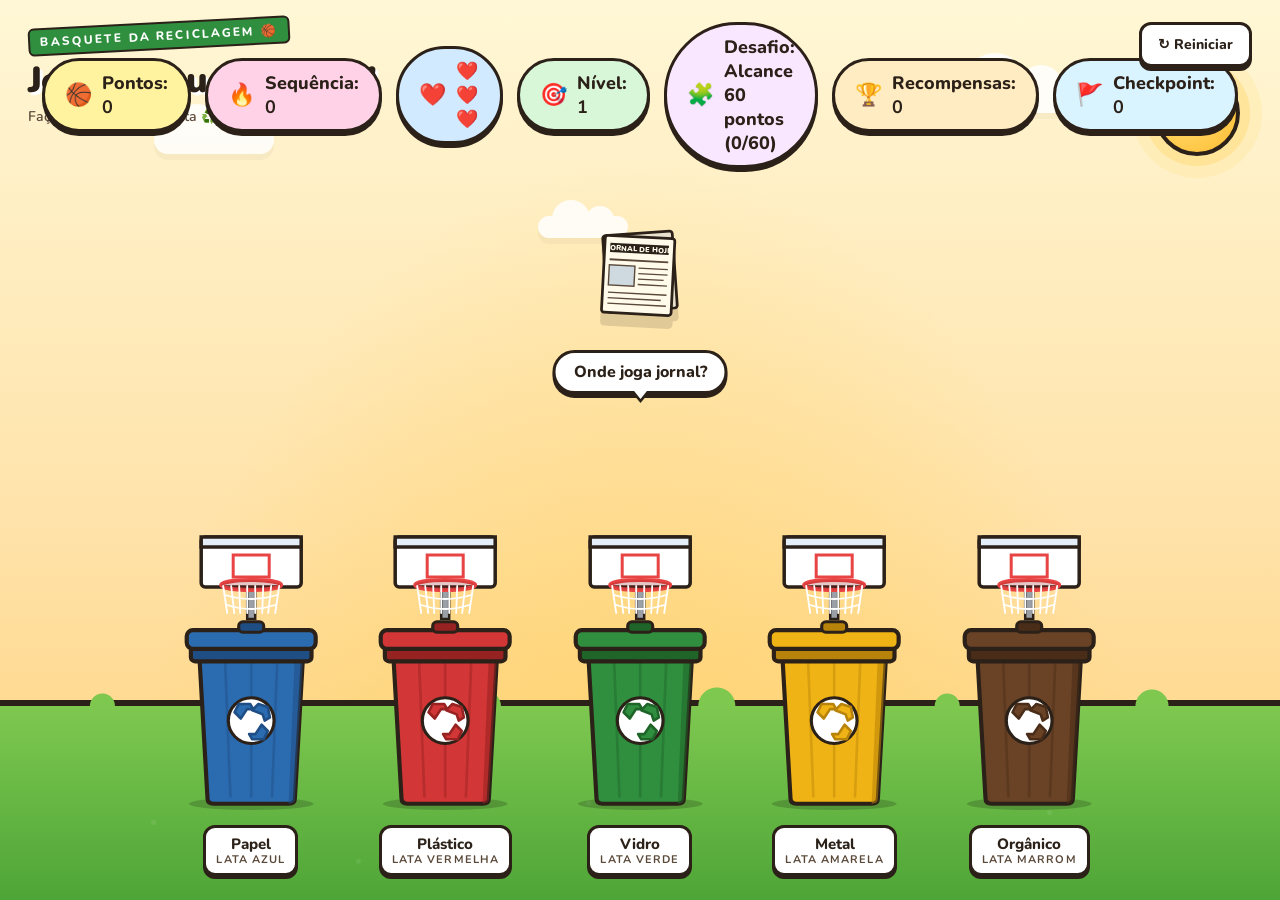
<file: index.html>
<!doctype html>
<html lang="pt-BR">
<head>
<meta charset="utf-8" />
<title>Jogo da Reciclagem</title>
<meta name="viewport" content="width=device-width, initial-scale=1" />
<link rel="preconnect" href="https://fonts.googleapis.com" />
<link rel="preconnect" href="https://fonts.gstatic.com" crossorigin />
<link href="https://fonts.googleapis.com/css2?family=Fredoka:wght@400;500;600;700&family=Nunito:wght@600;700;800;900&display=swap" rel="stylesheet" />
<link rel="stylesheet" href="style.css" />
</head>
<body>

<div class="stage" id="stage">
  <!-- Decorative sky -->
  <div class="sun"></div>
  <div class="clouds">
    <div class="cloud c1"></div>
    <div class="cloud c2"></div>
    <div class="cloud c3"></div>
  </div>

  <!-- HUD -->
  <div class="title-card">
    <span class="kicker">BASQUETE DA RECICLAGEM 🏀</span>
    <h1>Joga no Lugar Certo!</h1>
    <div class="sub">Faça cesta na lixeira certa ♻️</div>
  </div>

  <div class="hud">
    <div class="chip score"><span class="icon">🏀</span><span>Pontos: <b id="score">0</b></span></div>
    <div class="chip streak"><span class="icon">🔥</span><span>Sequência: <b id="streak">0</b></span></div>
    <div class="chip lives"><span class="icon">❤️</span><span class="hearts" id="hearts">❤️❤️❤️</span></div>
    <div class="chip level"><span class="icon">🎯</span><span>Nível: <b id="level">1</b></span></div>
    <div class="chip challenge"><span class="icon">🧩</span><span id="challengeText">Desafio: acerte 3 seguidas</span></div>
    <div class="chip reward"><span class="icon">🏆</span><span>Recompensas: <b id="rewards">0</b></span></div>
    <div class="chip checkpoint"><span class="icon">🚩</span><span>Checkpoint: <b id="checkpoint">0</b></span></div>
  </div>

  <button class="restart" id="restart">↻ Reiniciar</button>

  <div class="ground"></div>

  <!-- Bins -->
  <div class="bins" id="bins"></div>

  <!-- Item -->
  <div class="hint" id="hint">Arraste para a lixeira certa!<span class="arrow"></span></div>
  <div class="item-wrap" id="itemWrap">
    <div class="item" id="item"></div>
  </div>
</div>

<script src="game.js"></script>
</body>
</html>
</file>
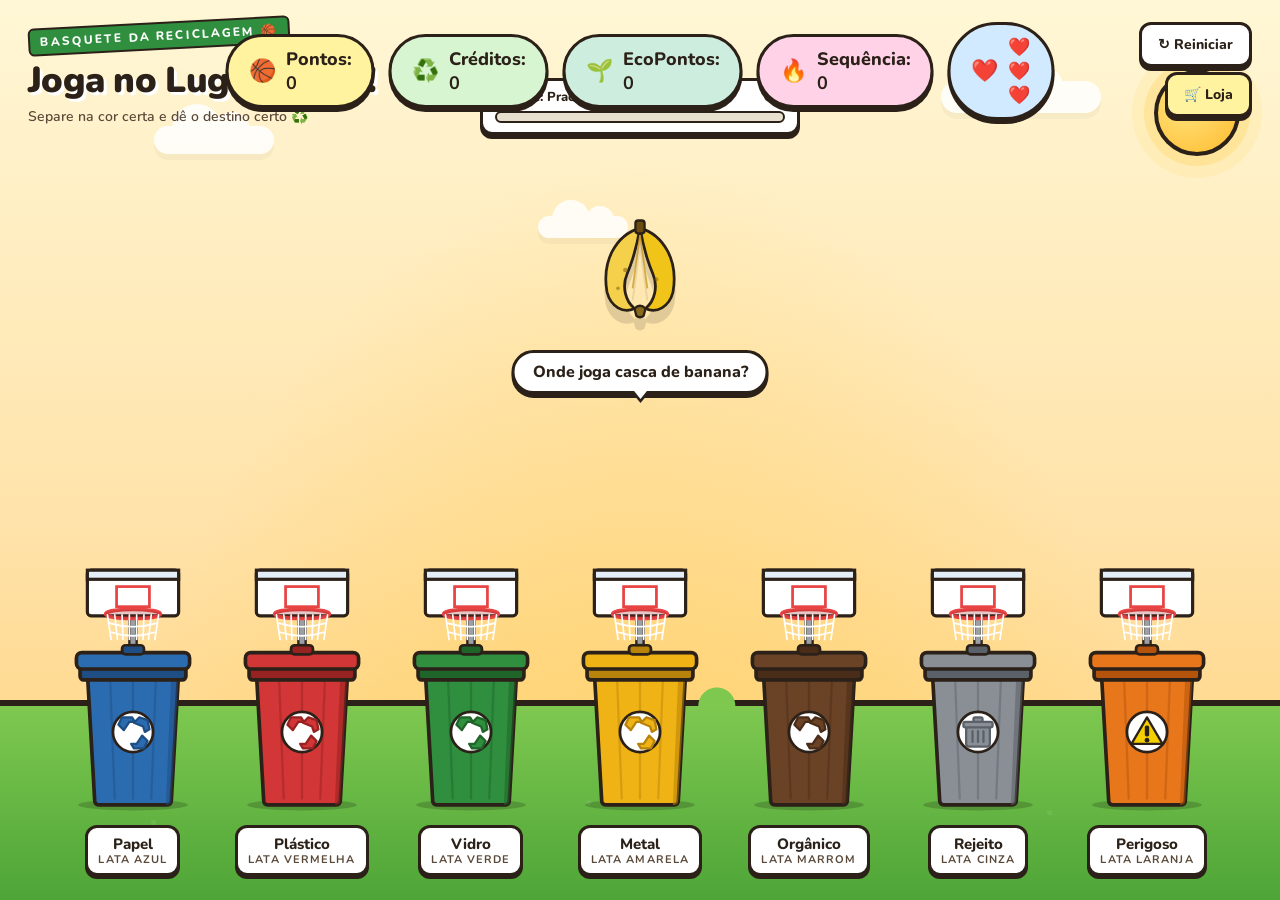
<file: Jogo da Reciclagem.html>
<!doctype html>
<html lang="pt-BR">
<head>
<meta charset="utf-8" />
<title>Jogo da Reciclagem</title>
<meta name="viewport" content="width=device-width, initial-scale=1" />
<link rel="preconnect" href="https://fonts.googleapis.com" />
<link rel="preconnect" href="https://fonts.gstatic.com" crossorigin />
<link href="https://fonts.googleapis.com/css2?family=Fredoka:wght@400;500;600;700&family=Nunito:wght@600;700;800;900&display=swap" rel="stylesheet" />
<style>
  :root {
    --bg-sky-top: #fff7d6;
    --bg-sky-bot: #ffe2a8;
    --grass-top: #7ec850;
    --grass-bot: #4ea537;
    --ink: #2b2118;
    --ink-soft: #5a4838;
    --paper: #fff8e7;
    --azul: #2b6cb0;
    --azul-d: #1f4e85;
    --vermelho: #d23636;
    --vermelho-d: #962222;
    --verde: #2f8f3f;
    --verde-d: #1f6428;
    --amarelo: #f0b315;
    --amarelo-d: #b8830a;
    --marrom: #6a4326;
    --marrom-d: #4a2d18;
    --cinza: #8a8f96;
    --cinza-d: #5b6168;
    --laranja: #e8761b;
    --laranja-d: #b4540c;
  }
  * { box-sizing: border-box; }
  html, body { margin: 0; height: 100%; }
  body {
    font-family: 'Fredoka', system-ui, sans-serif;
    color: var(--ink);
    background:
      radial-gradient(ellipse at 50% 120%, #ffd166 0%, transparent 60%),
      linear-gradient(180deg, var(--bg-sky-top) 0%, var(--bg-sky-bot) 60%, #ffd178 100%);
    overflow: hidden;
    user-select: none;
    -webkit-user-select: none;
  }

  /* ===== HUD ===== */
  .hud {
    position: absolute;
    top: 22px;
    left: 50%;
    transform: translateX(-50%);
    display: flex;
    gap: 14px;
    align-items: center;
    z-index: 10;
    font-family: 'Nunito', sans-serif;
  }
  .chip {
    background: #fff;
    border: 3px solid var(--ink);
    border-radius: 999px;
    padding: 10px 20px;
    font-weight: 800;
    font-size: 18px;
    box-shadow: 0 4px 0 var(--ink);
    display: flex;
    align-items: center;
    gap: 10px;
  }
  .chip .icon { font-size: 22px; }
  .chip.score { background: #fff3a0; }
  .chip.credits { background: #d6f5d0; }
  .chip.eco { background: #cdeede; }
  .chip.streak { background: #ffd2e8; }
  .chip.lives { background: #d2eaff; }
  .hearts { letter-spacing: 2px; font-size: 18px; }
  .hearts span.lost { filter: grayscale(1) opacity(0.35); }

  /* ===== Sector progress ===== */
  .setor {
    position: absolute;
    top: 78px;
    left: 50%;
    transform: translateX(-50%);
    z-index: 9;
    width: clamp(220px, 40vw, 320px);
    font-family: 'Nunito', sans-serif;
    background: #fff;
    border: 3px solid var(--ink);
    border-radius: 12px;
    padding: 7px 12px 9px;
    box-shadow: 0 4px 0 var(--ink);
  }
  .setor-head {
    display: flex;
    justify-content: space-between;
    align-items: baseline;
    gap: 8px;
    font-weight: 800;
    font-size: 13px;
    color: var(--ink);
    margin-bottom: 5px;
  }
  .setor-head .nm { overflow: hidden; text-overflow: ellipsis; white-space: nowrap; }
  .setor-head .ct { color: var(--ink-soft); font-weight: 900; flex: none; }
  .setor-track {
    height: 12px;
    background: #e7e0cf;
    border: 2px solid var(--ink);
    border-radius: 999px;
    overflow: hidden;
  }
  .setor-fill {
    height: 100%;
    width: 0%;
    background: linear-gradient(90deg, var(--verde), #7ed36a);
    border-radius: 999px;
    transition: width 0.4s ease;
  }

  .title-card {
    position: absolute;
    top: 22px;
    left: 28px;
    z-index: 10;
    font-family: 'Nunito', sans-serif;
  }
  .title-card .kicker {
    display: inline-block;
    background: var(--verde);
    color: #fff;
    font-weight: 800;
    font-size: 12px;
    letter-spacing: 0.18em;
    padding: 4px 10px;
    border-radius: 6px;
    border: 2px solid var(--ink);
    transform: rotate(-3deg);
  }
  .title-card h1 {
    margin: 6px 0 0;
    font-size: 36px;
    font-weight: 900;
    color: var(--ink);
    text-shadow: 3px 3px 0 #fff;
    letter-spacing: -0.02em;
  }
  .title-card .sub {
    margin-top: 2px;
    font-size: 14px;
    color: var(--ink-soft);
    font-weight: 600;
  }

  /* ===== Stage ===== */
  .stage {
    position: relative;
    width: 100%;
    height: 100vh;
    overflow: hidden;
  }
  .clouds {
    position: absolute;
    inset: 0;
    pointer-events: none;
  }
  .cloud {
    position: absolute;
    background: #fff;
    border-radius: 100px;
    opacity: 0.85;
    filter: drop-shadow(0 6px 0 rgba(0,0,0,0.04));
  }
  .cloud::before, .cloud::after {
    content: '';
    position: absolute;
    background: #fff;
    border-radius: 50%;
  }
  .cloud.c1 { width: 120px; height: 28px; top: 14%; left: 12%; }
  .cloud.c1::before { width: 50px; height: 50px; top: -22px; left: 18px; }
  .cloud.c1::after { width: 36px; height: 36px; top: -14px; left: 60px; }
  .cloud.c2 { width: 160px; height: 32px; top: 9%; right: 14%; }
  .cloud.c2::before { width: 60px; height: 60px; top: -28px; left: 24px; }
  .cloud.c2::after { width: 44px; height: 44px; top: -16px; left: 78px; }
  .cloud.c3 { width: 90px; height: 22px; top: 24%; left: 42%; }
  .cloud.c3::before { width: 38px; height: 38px; top: -16px; left: 14px; }
  .cloud.c3::after { width: 28px; height: 28px; top: -10px; left: 48px; }

  .sun {
    position: absolute;
    top: 70px;
    right: 40px;
    width: 86px;
    height: 86px;
    border-radius: 50%;
    background: radial-gradient(circle at 35% 35%, #ffe680, #ffba2e);
    border: 4px solid var(--ink);
    box-shadow: 0 0 0 10px rgba(255, 200, 60, 0.25), 0 0 0 22px rgba(255, 200, 60, 0.12);
  }

  /* ===== Ground ===== */
  .ground {
    position: absolute;
    bottom: 0;
    left: 0;
    right: 0;
    height: 200px;
    background:
      linear-gradient(180deg, var(--grass-top) 0%, var(--grass-bot) 100%);
    border-top: 6px solid var(--ink);
  }
  .ground::before {
    content: '';
    position: absolute;
    top: -22px;
    left: 0;
    right: 0;
    height: 22px;
    background:
      radial-gradient(circle at 8% 100%, var(--grass-top) 0 12px, transparent 13px),
      radial-gradient(circle at 22% 100%, var(--grass-top) 0 16px, transparent 17px),
      radial-gradient(circle at 38% 100%, var(--grass-top) 0 14px, transparent 15px),
      radial-gradient(circle at 56% 100%, var(--grass-top) 0 18px, transparent 19px),
      radial-gradient(circle at 74% 100%, var(--grass-top) 0 12px, transparent 13px),
      radial-gradient(circle at 90% 100%, var(--grass-top) 0 16px, transparent 17px);
  }
  .ground::after {
    content: '';
    position: absolute;
    inset: 0;
    background-image:
      radial-gradient(circle at 12% 60%, rgba(255,255,255,0.08) 2px, transparent 3px),
      radial-gradient(circle at 28% 80%, rgba(255,255,255,0.08) 2px, transparent 3px),
      radial-gradient(circle at 46% 50%, rgba(255,255,255,0.08) 2px, transparent 3px),
      radial-gradient(circle at 64% 75%, rgba(255,255,255,0.08) 2px, transparent 3px),
      radial-gradient(circle at 82% 55%, rgba(255,255,255,0.08) 2px, transparent 3px);
  }
  .flowers {
    position: absolute;
    bottom: 12px;
    left: 0;
    right: 0;
    pointer-events: none;
    z-index: 1;
  }
  .flowers svg { display: block; margin: 0 auto; }

  /* ===== Bins row ===== */
  .bins {
    position: absolute;
    bottom: 24px;
    left: 0;
    right: 0;
    display: flex;
    flex-wrap: wrap;
    justify-content: center;
    align-items: flex-end;
    gap: clamp(8px, 1.8vw, 28px);
    row-gap: 6px;
    padding: 0 14px;
    z-index: 3;
  }
  .bin {
    position: relative;
    width: clamp(76px, 12vw, 146px);
    cursor: default;
    transition: transform 0.18s ease;
  }
  .bin.hover { transform: translateY(-10px) scale(1.04); }
  .bin .label {
    margin: 12px auto 0;
    background: #fff;
    border: 3px solid var(--ink);
    border-radius: 12px;
    padding: 6px 10px;
    font-family: 'Nunito', sans-serif;
    font-weight: 800;
    text-align: center;
    font-size: 15px;
    box-shadow: 0 3px 0 var(--ink);
    width: fit-content;
    color: var(--ink);
  }
  .bin .label .pt {
    display: block;
    font-size: 11px;
    letter-spacing: 0.1em;
    color: var(--ink-soft);
    font-weight: 700;
    margin-top: -2px;
  }
  .bin .lid {
    transform-origin: 90% 100%;
    transition: transform 0.25s cubic-bezier(.5,1.6,.3,1);
  }
  .bin.hover .lid { transform: rotate(-32deg) translate(-4px, -2px); }
  .bin.correct { animation: bounce 0.6s ease; }
  .bin.wrong { animation: shake 0.45s ease; }

  /* ===== Basketball hoop ===== */
  .hoop {
    position: relative;
    width: 100%;
    height: 86px;
    margin-bottom: -18px;
    z-index: 2;
    pointer-events: none;
  }
  .hoop svg { display: block; width: 100%; height: 100%; overflow: visible; }
  .hoop .net {
    transform-origin: 50% 0;
    transition: transform 0.15s ease;
  }
  .bin.correct .hoop .net { animation: netSwing 0.7s ease; }
  .bin.hover .hoop .net { transform: scaleY(1.08) skewX(-3deg); }
  @keyframes netSwing {
    0% { transform: scaleY(1) skewX(0); }
    20% { transform: scaleY(1.35) skewX(-8deg); }
    50% { transform: scaleY(1.15) skewX(6deg); }
    75% { transform: scaleY(1.08) skewX(-3deg); }
    100% { transform: scaleY(1) skewX(0); }
  }

  @keyframes bounce {
    0%, 100% { transform: translateY(0); }
    30% { transform: translateY(-22px) scale(1.06); }
    60% { transform: translateY(-4px); }
  }
  @keyframes shake {
    0%, 100% { transform: translateX(0); }
    20% { transform: translateX(-10px) rotate(-2deg); }
    40% { transform: translateX(10px) rotate(2deg); }
    60% { transform: translateX(-8px) rotate(-1deg); }
    80% { transform: translateX(8px) rotate(1deg); }
  }

  /* ===== Item to throw ===== */
  .item-wrap {
    position: absolute;
    top: 30%;
    left: 50%;
    transform: translate(-50%, -50%);
    z-index: 5;
    touch-action: none;
  }
  .item {
    width: 110px;
    height: 110px;
    cursor: grab;
    transition: filter 0.2s;
    filter: drop-shadow(0 12px 0 rgba(0,0,0,0.12));
    animation: idle 2.4s ease-in-out infinite;
  }
  .item-wrap.dragging .item {
    cursor: grabbing;
    animation: none;
    filter: drop-shadow(0 24px 8px rgba(0,0,0,0.25));
    transform: scale(1.08) rotate(8deg);
  }
  .item-wrap.flying { transition: top 0.55s cubic-bezier(.4,.1,.4,1), left 0.55s linear; }
  .item-wrap.flying .item { animation: spinFly 0.55s linear; }
  .item-wrap.return { transition: top 0.4s ease, left 0.4s ease; }
  @keyframes spinFly {
    0%   { transform: rotate(0) scale(1); }
    100% { transform: rotate(540deg) scale(0.45); }
  }

  /* Score popup (basketball points) */
  .points-pop {
    position: absolute;
    font-family: 'Nunito', sans-serif;
    font-weight: 900;
    font-size: 42px;
    color: #ff8a00;
    -webkit-text-stroke: 3px var(--ink);
    text-shadow: 0 4px 0 var(--ink);
    pointer-events: none;
    z-index: 18;
    animation: pointsFly 1s ease-out forwards;
  }
  @keyframes pointsFly {
    0%   { transform: translate(-50%, 0) scale(0.4); opacity: 0; }
    25%  { transform: translate(-50%, -20px) scale(1.2); opacity: 1; }
    100% { transform: translate(-50%, -90px) scale(1); opacity: 0; }
  }

  @keyframes idle {
    0%, 100% { transform: translateY(0) rotate(-3deg); }
    50% { transform: translateY(-10px) rotate(3deg); }
  }

  .hint {
    position: absolute;
    top: calc(30% + 80px);
    left: 50%;
    transform: translateX(-50%);
    font-family: 'Nunito', sans-serif;
    font-weight: 800;
    color: var(--ink);
    background: #fff;
    border: 3px solid var(--ink);
    border-radius: 999px;
    padding: 8px 18px;
    box-shadow: 0 4px 0 var(--ink);
    font-size: 16px;
    z-index: 4;
    white-space: nowrap;
  }
  .hint .arrow {
    position: absolute;
    bottom: -12px;
    left: 50%;
    transform: translateX(-50%);
    width: 0;
    height: 0;
    border-left: 10px solid transparent;
    border-right: 10px solid transparent;
    border-top: 12px solid var(--ink);
  }
  .hint .arrow::after {
    content: '';
    position: absolute;
    top: -14px;
    left: -8px;
    width: 0;
    height: 0;
    border-left: 8px solid transparent;
    border-right: 8px solid transparent;
    border-top: 10px solid #fff;
  }

  /* ===== Floating feedback ===== */
  .feedback {
    position: absolute;
    left: 50%;
    top: 38%;
    transform: translateX(-50%);
    z-index: 20;
    font-family: 'Nunito', sans-serif;
    font-weight: 900;
    pointer-events: none;
  }
  .feedback .word {
    font-size: 64px;
    color: #fff;
    -webkit-text-stroke: 4px var(--ink);
    text-shadow: 0 8px 0 var(--ink);
    animation: pop 1.1s ease forwards;
  }
  .feedback .word.good { color: #fff; }
  .feedback .word.bad  { color: #ffd2d2; }
  .feedback .sub {
    margin-top: 8px;
    font-size: 17px;
    color: var(--ink);
    background: #fff;
    border: 3px solid var(--ink);
    border-radius: 12px;
    padding: 6px 14px;
    box-shadow: 0 4px 0 var(--ink);
    animation: fadeUp 1.1s ease forwards;
    text-align: center;
    max-width: 360px;
    margin-left: auto;
    margin-right: auto;
  }
  @keyframes pop {
    0%   { transform: scale(0.3) rotate(-10deg); opacity: 0; }
    20%  { transform: scale(1.2) rotate(4deg); opacity: 1; }
    40%  { transform: scale(1) rotate(-2deg); }
    80%  { opacity: 1; transform: scale(1) translateY(-10px); }
    100% { opacity: 0; transform: scale(1) translateY(-40px); }
  }
  @keyframes fadeUp {
    0%   { transform: translateY(20px); opacity: 0; }
    20%  { transform: translateY(0); opacity: 1; }
    80%  { opacity: 1; }
    100% { transform: translateY(-30px); opacity: 0; }
  }

  /* Confetti */
  .confetti {
    position: absolute;
    width: 12px;
    height: 16px;
    pointer-events: none;
    z-index: 15;
    border-radius: 2px;
    animation: fall 1.4s ease-out forwards;
  }
  @keyframes fall {
    0%   { transform: translateY(0) rotate(0); opacity: 1; }
    100% { transform: translateY(420px) rotate(720deg); opacity: 0; }
  }

  /* ===== Instructions / Restart ===== */
  .restart {
    position: absolute;
    top: 22px;
    right: 28px;
    z-index: 10;
    background: #fff;
    border: 3px solid var(--ink);
    border-radius: 12px;
    padding: 10px 16px;
    font-family: 'Nunito', sans-serif;
    font-weight: 800;
    box-shadow: 0 4px 0 var(--ink);
    cursor: pointer;
    font-size: 14px;
    color: var(--ink);
    transition: transform 0.1s;
  }
  .restart:hover { transform: translateY(-2px); }
  .restart:active { transform: translateY(2px); box-shadow: 0 1px 0 var(--ink); }

  .shopbtn {
    position: absolute;
    top: 72px;
    right: 28px;
    z-index: 10;
    background: #fff3a0;
    border: 3px solid var(--ink);
    border-radius: 12px;
    padding: 10px 16px;
    font-family: 'Nunito', sans-serif;
    font-weight: 800;
    box-shadow: 0 4px 0 var(--ink);
    cursor: pointer;
    font-size: 14px;
    color: var(--ink);
    transition: transform 0.1s;
  }
  .shopbtn:hover { transform: translateY(-2px); }
  .shopbtn:active { transform: translateY(2px); box-shadow: 0 1px 0 var(--ink); }

  /* ===== Shop ===== */
  .card.shop { max-width: 480px; }
  .shop-credits {
    font-weight: 800;
    background: #d6f5d0;
    border: 2px solid var(--ink);
    border-radius: 10px;
    padding: 6px 12px;
    display: inline-block;
    margin-bottom: 14px;
  }
  .shop-list { display: flex; flex-direction: column; gap: 10px; margin-bottom: 18px; }
  .shop-item {
    display: flex;
    align-items: center;
    gap: 12px;
    background: #f7f3e8;
    border: 2px solid var(--ink);
    border-radius: 14px;
    padding: 10px 12px;
    text-align: left;
  }
  .shop-ico { font-size: 30px; flex: none; width: 38px; text-align: center; }
  .shop-info { flex: 1; min-width: 0; }
  .shop-name { font-weight: 900; font-size: 15px; }
  .shop-name small { font-weight: 700; color: var(--ink-soft); font-size: 12px; }
  .shop-desc { font-size: 13px; color: var(--ink-soft); font-weight: 600; }
  .shop-buy {
    flex: none;
    background: var(--verde);
    color: #fff;
    border: 2px solid var(--ink);
    border-radius: 10px;
    padding: 9px 12px;
    font-family: 'Nunito', sans-serif;
    font-weight: 900;
    font-size: 14px;
    box-shadow: 0 3px 0 var(--ink);
    cursor: pointer;
    white-space: nowrap;
  }
  .shop-buy:hover:not(:disabled) { transform: translateY(-2px); }
  .shop-buy:active:not(:disabled) { transform: translateY(2px); box-shadow: 0 1px 0 var(--ink); }
  .shop-buy:disabled { background: #c7c1b2; cursor: not-allowed; box-shadow: 0 3px 0 #9a9484; }
  .shop-maxed { flex: none; font-weight: 900; color: var(--verde); font-size: 18px; padding: 0 8px; }

  .dest-btn.best { outline: 3px solid #ffcf33; outline-offset: 2px; }
  .dest-btn .best-tag {
    position: absolute;
    top: -10px;
    background: #ffcf33;
    border: 2px solid var(--ink);
    border-radius: 999px;
    font-size: 10px;
    font-weight: 900;
    padding: 1px 7px;
  }
  .dest-btn { position: relative; }

  /* Game over modal */
  .modal {
    position: absolute;
    inset: 0;
    background: rgba(43, 33, 24, 0.55);
    display: flex;
    align-items: center;
    justify-content: center;
    z-index: 50;
    backdrop-filter: blur(2px);
  }
  .modal .card {
    background: #fff;
    border: 4px solid var(--ink);
    border-radius: 24px;
    padding: 36px 44px;
    text-align: center;
    box-shadow: 0 8px 0 var(--ink);
    font-family: 'Nunito', sans-serif;
    max-width: 460px;
  }
  .modal h2 {
    margin: 0;
    font-size: 36px;
    font-weight: 900;
    color: var(--ink);
  }
  .modal .big-score {
    font-size: 64px;
    font-weight: 900;
    color: var(--verde);
    margin: 12px 0;
    line-height: 1;
  }
  .modal .stars { font-size: 30px; margin: 8px 0 16px; }
  .modal p { margin: 8px 0 20px; color: var(--ink-soft); font-weight: 600; }
  .modal button {
    background: var(--verde);
    color: #fff;
    border: 3px solid var(--ink);
    border-radius: 14px;
    padding: 14px 28px;
    font-family: 'Nunito', sans-serif;
    font-weight: 900;
    font-size: 20px;
    box-shadow: 0 5px 0 var(--ink);
    cursor: pointer;
    letter-spacing: 0.04em;
  }
  .modal button:hover { transform: translateY(-2px); }
  .modal button:active { transform: translateY(3px); box-shadow: 0 2px 0 var(--ink); }

  .modal .report {
    text-align: left;
    background: #f7f3e8;
    border: 2px solid var(--ink);
    border-radius: 12px;
    padding: 10px 14px;
    margin: 0 0 18px;
    font-size: 15px;
  }
  .modal .report-title { font-weight: 900; margin-bottom: 6px; text-align: center; }
  .modal .report .row { display: flex; justify-content: space-between; padding: 2px 0; }
  .modal .report .row small { color: var(--ink-soft); font-weight: 700; }

  /* ===== Destination routing panel ===== */
  .dest-panel {
    position: absolute;
    left: 50%;
    top: 44%;
    transform: translate(-50%, -50%) scale(0.9);
    z-index: 22;
    background: var(--paper);
    border: 4px solid var(--ink);
    border-radius: 22px;
    padding: 16px 22px 14px;
    box-shadow: 0 8px 0 var(--ink);
    font-family: 'Nunito', sans-serif;
    text-align: center;
    opacity: 0;
    pointer-events: none;
    transition: opacity 0.18s ease, transform 0.18s ease;
    max-width: min(94vw, 580px);
  }
  .dest-panel.show {
    opacity: 1;
    transform: translate(-50%, -50%) scale(1);
    pointer-events: auto;
  }
  .dest-title { font-weight: 900; font-size: 19px; color: var(--ink); margin-bottom: 14px; }
  .dest-options { display: flex; gap: 12px; justify-content: center; flex-wrap: wrap; }
  .dest-btn {
    --accent: #888;
    background: #fff;
    border: 3px solid var(--ink);
    border-bottom: 6px solid var(--accent);
    border-radius: 16px;
    padding: 12px 16px 10px;
    min-width: 104px;
    cursor: pointer;
    font-family: 'Nunito', sans-serif;
    font-weight: 800;
    color: var(--ink);
    box-shadow: 0 4px 0 var(--ink);
    transition: transform 0.1s ease;
    display: flex;
    flex-direction: column;
    align-items: center;
    gap: 6px;
  }
  .dest-btn:hover { transform: translateY(-3px); }
  .dest-btn:active { transform: translateY(2px); box-shadow: 0 1px 0 var(--ink); }
  .dest-btn .dico { font-size: 34px; line-height: 1; }
  .dest-btn .dname { font-size: 14px; }
  .dest-legend { margin-top: 14px; font-size: 12px; font-weight: 700; color: var(--ink-soft); }
</style>
</head>
<body>

<div class="stage" id="stage">
  <!-- Decorative sky -->
  <div class="sun"></div>
  <div class="clouds">
    <div class="cloud c1"></div>
    <div class="cloud c2"></div>
    <div class="cloud c3"></div>
  </div>

  <!-- HUD -->
  <div class="title-card">
    <span class="kicker">BASQUETE DA RECICLAGEM 🏀</span>
    <h1>Joga no Lugar Certo!</h1>
    <div class="sub">Separe na cor certa e dê o destino certo ♻️</div>
  </div>

  <div class="hud">
    <div class="chip score"><span class="icon">🏀</span><span>Pontos: <b id="score">0</b></span></div>
    <div class="chip credits"><span class="icon">♻️</span><span>Créditos: <b id="credits">0</b></span></div>
    <div class="chip eco"><span class="icon">🌱</span><span>EcoPontos: <b id="eco">0</b></span></div>
    <div class="chip streak"><span class="icon">🔥</span><span>Sequência: <b id="streak">0</b></span></div>
    <div class="chip lives"><span class="icon">❤️</span><span class="hearts" id="hearts">❤️❤️❤️</span></div>
  </div>

  <div class="setor" id="setor">
    <div class="setor-head"><span class="nm" id="setorName">Setor 1</span><span class="ct" id="setorCount">0/6</span></div>
    <div class="setor-track"><div class="setor-fill" id="setorFill"></div></div>
  </div>

  <button class="restart" id="restart">↻ Reiniciar</button>
  <button class="shopbtn" id="shopBtn">🛒 Loja</button>

  <div class="ground"></div>

  <!-- Bins -->
  <div class="bins" id="bins"></div>

  <!-- Item -->
  <div class="hint" id="hint">Arraste para a lixeira certa!<span class="arrow"></span></div>
  <div class="item-wrap" id="itemWrap">
    <div class="item" id="item"></div>
  </div>

  <!-- Destination routing (step after sorting) -->
  <div class="dest-panel" id="destPanel" aria-hidden="true">
    <div class="dest-title" id="destTitle">Pra onde vai?</div>
    <div class="dest-options" id="destOptions"></div>
    <div class="dest-legend">Melhor → pior: 🔄 Reutilizar › ♻️ Reciclar / 🌱 Compostar › 🔥 Incinerar › ⛰️ Aterro · ↩️ Devolver = perigosos</div>
  </div>
</div>

<script>
/* ============================================================
   Data
   ============================================================ */
const BINS = [
  { id: 'azul',     name: 'Papel',     ptColor: 'AZUL',     color: 'var(--azul)',     dark: 'var(--azul-d)' },
  { id: 'vermelho', name: 'Plástico',  ptColor: 'VERMELHA', color: 'var(--vermelho)', dark: 'var(--vermelho-d)' },
  { id: 'verde',    name: 'Vidro',     ptColor: 'VERDE',    color: 'var(--verde)',    dark: 'var(--verde-d)' },
  { id: 'amarelo',  name: 'Metal',     ptColor: 'AMARELA',  color: 'var(--amarelo)',  dark: 'var(--amarelo-d)' },
  { id: 'marrom',   name: 'Orgânico',  ptColor: 'MARROM',   color: 'var(--marrom)',   dark: 'var(--marrom-d)' },
  { id: 'cinza',    name: 'Rejeito',   ptColor: 'CINZA',    color: 'var(--cinza)',    dark: 'var(--cinza-d)',   symbol: 'rejeito' },
  { id: 'laranja',  name: 'Perigoso',  ptColor: 'LARANJA',  color: 'var(--laranja)',  dark: 'var(--laranja-d)', symbol: 'perigoso' },
];

// Destinos, ordenados pela hierarquia do lixo (D-04): reutilizar > reciclar/compostar > incinerar > aterro.
// Créditos seguem essa ordem; EcoPontos premiam só o que é realmente "verde"
// (incinerar gera energia = poucos créditos, mas 0 EcoPonto; aterro quase nada).
const DESTINOS = {
  reutilizar: { name: 'Reutilizar', icon: '🔄', color: '#1f9d8f', credits: 5, eco: 5, tip: 'O objeto volta a ser usado inteiro — a melhor opção de todas.' },
  reciclar:   { name: 'Reciclar',   icon: '♻️', color: '#2f8f3f', credits: 4, eco: 4, tip: 'Vira matéria-prima nova. Ótimo destino.' },
  compostar:  { name: 'Compostar',  icon: '🌱', color: '#7a9a2e', credits: 4, eco: 4, tip: 'Orgânico vira adubo para a terra.' },
  incinerar:  { name: 'Incinerar',  icon: '🔥', color: '#e8842a', credits: 2, eco: 0, tip: 'Só recupera energia e desperdiça o material. Último recurso.' },
  aterro:     { name: 'Aterro',     icon: '⛰️', color: '#8a8a8a', credits: 1, eco: 0, tip: 'Ocupa terreno e não aproveita nada. Evite ao máximo.' },
  // Canal à parte (não entra na fila acima): obrigatório para perigosos/eletrônicos.
  logistica:  { name: 'Devolver',   icon: '↩️', color: '#e8761b', credits: 4, eco: 5, tip: 'Logística reversa: volta ao fabricante para descarte seguro, sem contaminar o solo.' },
};

// Setores (fases): cada um tem uma meta de "limpeza" = nº de itens processados.
// Dados separados do código para ajuste rápido e port futuro (Unity/JSON).
const SETORES = [
  { nome: 'Pracinha',         meta: 6 },
  { nome: 'Rua do Bairro',    meta: 8 },
  { nome: 'Praça Central',    meta: 10 },
  { nome: 'Beira-Rio',        meta: 12 },
  { nome: 'Parque da Cidade', meta: 14 },
];

// Upgrades da loja: melhorias PERMANENTES (persistem entre partidas) com efeito
// real no jogo. Custo do próximo nível = baseCost * scale^(nível atual).
const UPGRADES = [
  { id: 'vida',    nome: 'Coração extra',      icon: '❤️', desc: 'Começa cada partida com +1 vida.',        baseCost: 30, scale: 2.0, max: 2 },
  { id: 'credito', nome: 'Luvas turbo',        icon: '💰', desc: '+1 crédito por item processado.',         baseCost: 20, scale: 1.8, max: 5 },
  { id: 'eco',     nome: 'Selo verde',         icon: '🌱', desc: '+1 EcoPonto por destino realmente verde.', baseCost: 25, scale: 1.8, max: 5 },
  { id: 'dica',    nome: 'Óculos de inspeção', icon: '🔍', desc: 'Marca o melhor destino no painel.',        baseCost: 40, scale: 1.0, max: 1 },
];

// Cada item: cor correta (separação) + destino ideal e as opções de roteamento.
// A 1ª opção da lista é sempre o destino ideal; as demais são "armadilhas" que ensinam.
const ITEMS = [
  { id: 'paper-ball', name: 'Bola de papel',    correct: 'azul',     svg: paperBallSVG(),  tip: 'Papel limpo é reciclável e vai na lixeira azul.',                  destino: 'reciclar',   options: ['reciclar', 'incinerar'] },
  { id: 'bottle',     name: 'Garrafa PET',      correct: 'vermelho', svg: bottleSVG(),     tip: 'Garrafas PET são plástico: lixeira vermelha.',                     destino: 'reciclar',   options: ['reciclar', 'aterro'] },
  { id: 'jar',        name: 'Pote de vidro',    correct: 'verde',    svg: jarSVG(),        tip: 'Vidro vai na lixeira verde (cuidado se quebrar!).',                destino: 'reutilizar', options: ['reutilizar', 'reciclar', 'aterro'] },
  { id: 'can',        name: 'Lata de alumínio', correct: 'amarelo',  svg: canSVG(),        tip: 'Latas de alumínio são metal: lixeira amarela.',                    destino: 'reciclar',   options: ['reciclar', 'incinerar'] },
  { id: 'banana',     name: 'Casca de banana',  correct: 'marrom',   svg: bananaSVG(),     tip: 'Restos de comida são orgânicos: lixeira marrom (viram adubo!).',   destino: 'compostar',  options: ['compostar', 'aterro', 'incinerar'] },
  { id: 'newspaper',  name: 'Jornal',           correct: 'azul',     svg: newspaperSVG(),  tip: 'Jornal é papel: lixeira azul.',                                    destino: 'reciclar',   options: ['reciclar', 'incinerar'] },
  { id: 'cup',        name: 'Copo plástico',    correct: 'vermelho', svg: cupSVG(),        tip: 'Copos plásticos vão na lixeira vermelha.',                         destino: 'reciclar',   options: ['reciclar', 'aterro'] },
  { id: 'greasy',     name: 'Papel engordurado',correct: 'cinza',    svg: greasyPaperSVG(),tip: 'Papel sujo de gordura/comida NÃO recicla — é rejeito (lata cinza).', destino: 'incinerar',  options: ['incinerar', 'aterro'], dubio: true,
    inspect: 'Parece papel, mas gordura contamina a reciclagem — vai no rejeito!' },
  { id: 'sponge',     name: 'Esponja usada',    correct: 'cinza',    svg: spongeSVG(),     tip: 'Esponja usada é rejeito: lata cinza. Não recicla — sobra incinerar ou aterro.', destino: 'incinerar', options: ['incinerar', 'aterro'] },
  { id: 'battery',    name: 'Pilha',            correct: 'laranja',  svg: batterySVG(),    tip: 'Pilhas e baterias são PERIGOSAS: lixeira laranja, nunca no lixo comum (contaminam o solo).', destino: 'logistica', options: ['logistica', 'aterro'], dubio: true,
    inspect: 'Parece metal, mas pilha é PERIGOSA — vai na laranja, não na amarela!' },
  { id: 'spray',      name: 'Aerossol',         correct: 'laranja',  svg: sprayCanSVG(),   tip: 'Aerossóis/solventes são perigosos: lixeira laranja (podem explodir e contaminar).', destino: 'logistica', options: ['logistica', 'aterro'], dubio: true,
    inspect: 'Parece lata de metal, mas é perigoso — vai na laranja!' },
];

/* ============================================================
   SVG draw helpers
   ============================================================ */
function hoopSVG() {
  // Basketball backboard + rim + net (sized to match bin width ~ 160)
  return `
  <svg viewBox="0 0 160 86" preserveAspectRatio="xMidYMax meet">
    <!-- pole going down behind bin -->
    <rect x="76" y="40" width="8" height="46" fill="#9aa0a6" stroke="var(--ink)" stroke-width="2.5"/>
    <!-- backboard -->
    <rect x="30" y="4" width="100" height="50" rx="4" fill="#fff" stroke="var(--ink)" stroke-width="3.5"/>
    <rect x="30" y="4" width="100" height="10" fill="#e4eef9" stroke="var(--ink)" stroke-width="3.5"/>
    <!-- inner square -->
    <rect x="62" y="22" width="36" height="22" fill="none" stroke="#e84444" stroke-width="3"/>
    <!-- rim -->
    <ellipse cx="80" cy="52" rx="30" ry="5" fill="none" stroke="#e84444" stroke-width="4"/>
    <ellipse cx="80" cy="52" rx="30" ry="5" fill="#962222" opacity="0.25"/>
    <!-- net -->
    <g class="net" fill="none" stroke="#ffffff" stroke-width="1.8" stroke-linecap="round">
      <path d="M 52 53 L 56 80"/>
      <path d="M 60 53 L 63 80"/>
      <path d="M 68 53 L 69 80"/>
      <path d="M 76 53 L 76 80"/>
      <path d="M 84 53 L 84 80"/>
      <path d="M 92 53 L 91 80"/>
      <path d="M 100 53 L 97 80"/>
      <path d="M 108 53 L 104 80"/>
      <!-- horizontal weaves -->
      <path d="M 54 62 Q 80 70 106 62"/>
      <path d="M 56 72 Q 80 80 104 72"/>
    </g>
  </svg>`;
}

function basketballSVG() {
  return `
  <svg viewBox="0 0 120 120" width="100%" height="100%">
    <defs>
      <radialGradient id="bbg" cx="35%" cy="30%">
        <stop offset="0%" stop-color="#ffb469"/>
        <stop offset="55%" stop-color="#e8842a"/>
        <stop offset="100%" stop-color="#a85510"/>
      </radialGradient>
    </defs>
    <circle cx="60" cy="60" r="50" fill="url(#bbg)" stroke="var(--ink)" stroke-width="4"/>
    <!-- seams -->
    <path d="M 10 60 L 110 60" stroke="var(--ink)" stroke-width="3" fill="none"/>
    <path d="M 60 10 L 60 110" stroke="var(--ink)" stroke-width="3" fill="none"/>
    <path d="M 24 26 Q 60 60 24 94" stroke="var(--ink)" stroke-width="3" fill="none"/>
    <path d="M 96 26 Q 60 60 96 94" stroke="var(--ink)" stroke-width="3" fill="none"/>
    <!-- highlight -->
    <ellipse cx="42" cy="34" rx="12" ry="7" fill="#fff" opacity="0.45"/>
  </svg>`;
}

function binSVG(color, dark, symbol) {
  return `
  <svg viewBox="0 0 160 200" width="100%" height="auto" style="overflow: visible">
    <!-- shadow -->
    <ellipse cx="80" cy="195" rx="60" ry="6" fill="rgba(0,0,0,0.18)"/>
    <!-- body -->
    <path d="M 30 50 L 38 190 Q 38 195 44 195 L 116 195 Q 122 195 122 190 L 130 50 Z"
          fill="${color}" stroke="var(--ink)" stroke-width="4" stroke-linejoin="round"/>
    <!-- darker side shading -->
    <path d="M 105 50 L 122 50 L 116 195 Q 122 195 122 190 L 130 50 Z"
          fill="${dark}" opacity="0.55"/>
    <!-- vertical ridges -->
    <path d="M 55 60 L 60 188" stroke="${dark}" stroke-width="2.5" opacity="0.45" fill="none" stroke-linecap="round"/>
    <path d="M 80 60 L 80 188" stroke="${dark}" stroke-width="2.5" opacity="0.45" fill="none" stroke-linecap="round"/>
    <path d="M 105 60 L 100 188" stroke="${dark}" stroke-width="2.5" opacity="0.45" fill="none" stroke-linecap="round"/>
    <!-- center symbol: recycle (default), trash (rejeito) or hazard (perigoso) -->
    <circle cx="80" cy="115" r="22" fill="#fff" stroke="var(--ink)" stroke-width="3"/>
    ${symbol === 'rejeito' ? `
    <g transform="translate(80 115)" stroke="${dark}" stroke-width="2.5" fill="${color}" stroke-linejoin="round">
      <rect x="-13" y="-6" width="26" height="22" rx="3"/>
      <rect x="-16" y="-11" width="32" height="6" rx="2"/>
      <rect x="-5" y="-16" width="10" height="5" rx="2"/>
      <line x1="-6" y1="-1" x2="-6" y2="11" stroke-linecap="round"/>
      <line x1="0" y1="-1" x2="0" y2="11" stroke-linecap="round"/>
      <line x1="6" y1="-1" x2="6" y2="11" stroke-linecap="round"/>
    </g>` : symbol === 'perigoso' ? `
    <g transform="translate(80 115)" stroke="var(--ink)" stroke-width="2.5" stroke-linejoin="round">
      <path d="M 0 -16 L 17 13 L -17 13 Z" fill="#f5d000"/>
      <rect x="-2.4" y="-7" width="4.8" height="12" rx="2" fill="var(--ink)" stroke="none"/>
      <circle cx="0" cy="9" r="2.6" fill="var(--ink)" stroke="none"/>
    </g>` : `
    <g transform="translate(80 115)" stroke="${dark}" stroke-width="2.5" fill="${color}" stroke-linejoin="round">
      <path d="M -10 -2 L -4 -11 L 2 -11 L -1 -16 L -12 -16 L -16 -8 Z"/>
      <path d="M 1 -10 L 11 -6 L 13 0 L 18 -3 L 16 -13 L 7 -16 Z"/>
      <path d="M 10 4 L 4 13 L -2 13 L 1 18 L 12 18 L 16 10 Z"/>
    </g>`}
    <!-- rim -->
    <rect x="22" y="42" width="116" height="16" rx="4" fill="${dark}" stroke="var(--ink)" stroke-width="4"/>
    <!-- lid -->
    <g class="lid">
      <rect x="18" y="28" width="124" height="18" rx="6" fill="${color}" stroke="var(--ink)" stroke-width="4"/>
      <rect x="68" y="20" width="24" height="10" rx="4" fill="${dark}" stroke="var(--ink)" stroke-width="3"/>
    </g>
  </svg>`;
}

function paperBallSVG() {
  // Crumpled paper ball
  return `
  <svg viewBox="0 0 120 120" width="100%" height="100%">
    <defs>
      <radialGradient id="pg" cx="40%" cy="35%">
        <stop offset="0%" stop-color="#ffffff"/>
        <stop offset="60%" stop-color="#f4ecd6"/>
        <stop offset="100%" stop-color="#d9c99a"/>
      </radialGradient>
    </defs>
    <path d="M 60 8
             C 80 6, 100 20, 108 38
             C 116 56, 112 80, 96 96
             C 80 112, 52 116, 32 104
             C 12 92, 6 70, 12 50
             C 18 30, 38 10, 60 8 Z"
          fill="url(#pg)" stroke="var(--ink)" stroke-width="3" stroke-linejoin="round"/>
    <!-- crumple folds -->
    <path d="M 30 40 L 50 32 L 64 48 L 56 62 L 38 60 Z" fill="none" stroke="var(--ink-soft)" stroke-width="2" stroke-linejoin="round" opacity="0.6"/>
    <path d="M 70 28 L 90 36 L 96 56 L 80 64 L 68 50 Z" fill="none" stroke="var(--ink-soft)" stroke-width="2" stroke-linejoin="round" opacity="0.6"/>
    <path d="M 42 70 L 62 64 L 78 74 L 70 92 L 48 92 Z" fill="none" stroke="var(--ink-soft)" stroke-width="2" stroke-linejoin="round" opacity="0.6"/>
    <path d="M 18 58 L 32 70 L 28 88" fill="none" stroke="var(--ink-soft)" stroke-width="2" stroke-linecap="round" opacity="0.5"/>
    <path d="M 100 60 L 88 76 L 92 92" fill="none" stroke="var(--ink-soft)" stroke-width="2" stroke-linecap="round" opacity="0.5"/>
    <!-- highlight -->
    <ellipse cx="42" cy="32" rx="10" ry="6" fill="#fff" opacity="0.7"/>
  </svg>`;
}

function bottleSVG() {
  return `
  <svg viewBox="0 0 120 120" width="100%" height="100%">
    <!-- cap -->
    <rect x="48" y="6" width="24" height="14" rx="3" fill="#3b8de0" stroke="var(--ink)" stroke-width="3"/>
    <line x1="52" y1="9" x2="52" y2="17" stroke="#1f5a99" stroke-width="2"/>
    <line x1="60" y1="9" x2="60" y2="17" stroke="#1f5a99" stroke-width="2"/>
    <line x1="68" y1="9" x2="68" y2="17" stroke="#1f5a99" stroke-width="2"/>
    <!-- neck -->
    <path d="M 52 20 L 52 32 Q 42 38 42 52 L 42 100 Q 42 112 54 112 L 66 112 Q 78 112 78 100 L 78 52 Q 78 38 68 32 L 68 20 Z"
          fill="#c7e7ff" stroke="var(--ink)" stroke-width="3" stroke-linejoin="round"/>
    <!-- ring -->
    <rect x="48" y="26" width="24" height="4" fill="#a3d4f5" stroke="var(--ink)" stroke-width="2"/>
    <!-- label -->
    <rect x="44" y="62" width="32" height="24" fill="#ffffff" stroke="var(--ink)" stroke-width="2.5"/>
    <line x1="48" y1="70" x2="72" y2="70" stroke="var(--ink-soft)" stroke-width="2"/>
    <line x1="48" y1="76" x2="68" y2="76" stroke="var(--ink-soft)" stroke-width="2"/>
    <!-- highlight -->
    <path d="M 48 40 Q 46 70, 50 100" fill="none" stroke="#ffffff" stroke-width="3" opacity="0.8"/>
  </svg>`;
}

function jarSVG() {
  return `
  <svg viewBox="0 0 120 120" width="100%" height="100%">
    <!-- lid -->
    <rect x="34" y="14" width="52" height="14" rx="3" fill="#9c6b3c" stroke="var(--ink)" stroke-width="3"/>
    <rect x="34" y="18" width="52" height="3" fill="#6b4523"/>
    <!-- body -->
    <path d="M 32 28 L 32 36 Q 28 40 28 50 L 28 102 Q 28 112 38 112 L 82 112 Q 92 112 92 102 L 92 50 Q 92 40 88 36 L 88 28 Z"
          fill="#bfe9c8" stroke="var(--ink)" stroke-width="3" stroke-linejoin="round" opacity="0.92"/>
    <!-- shine -->
    <path d="M 38 44 Q 34 70, 40 100" fill="none" stroke="#ffffff" stroke-width="4" opacity="0.7"/>
    <path d="M 80 50 Q 84 72, 78 96" fill="none" stroke="#ffffff" stroke-width="2" opacity="0.5"/>
    <!-- label -->
    <rect x="40" y="62" width="40" height="20" fill="#fff8e7" stroke="var(--ink)" stroke-width="2"/>
    <text x="60" y="76" text-anchor="middle" font-family="Nunito" font-weight="800" font-size="10" fill="var(--ink)">JAM</text>
  </svg>`;
}

function canSVG() {
  return `
  <svg viewBox="0 0 120 120" width="100%" height="100%">
    <!-- top rim -->
    <ellipse cx="60" cy="20" rx="22" ry="6" fill="#d9d9d9" stroke="var(--ink)" stroke-width="3"/>
    <ellipse cx="60" cy="19" rx="18" ry="4" fill="#8e8e8e" stroke="var(--ink)" stroke-width="2"/>
    <!-- pull tab -->
    <ellipse cx="60" cy="18" rx="7" ry="3" fill="none" stroke="var(--ink)" stroke-width="2"/>
    <!-- body -->
    <path d="M 38 22 L 38 100 Q 38 108 60 108 Q 82 108 82 100 L 82 22"
          fill="#e84444" stroke="var(--ink)" stroke-width="3" stroke-linejoin="round"/>
    <!-- side curve fill -->
    <ellipse cx="60" cy="22" rx="22" ry="5" fill="#e84444" stroke="var(--ink)" stroke-width="3"/>
    <!-- highlight -->
    <rect x="42" y="32" width="4" height="60" rx="2" fill="#fff" opacity="0.6"/>
    <!-- label -->
    <rect x="38" y="48" width="44" height="32" fill="#fff" stroke="var(--ink)" stroke-width="2.5"/>
    <text x="60" y="70" text-anchor="middle" font-family="Nunito" font-weight="900" font-size="14" fill="#e84444">COLA</text>
    <!-- bottom rim -->
    <ellipse cx="60" cy="100" rx="22" ry="5" fill="#b83333" stroke="var(--ink)" stroke-width="2.5"/>
  </svg>`;
}

function bananaSVG() {
  return `
  <svg viewBox="0 0 120 120" width="100%" height="100%">
    <!-- peel pieces -->
    <path d="M 60 14
             C 86 22, 102 50, 96 84
             C 92 100, 78 108, 66 102
             C 76 94, 80 78, 74 64
             C 68 50, 64 38, 60 14 Z"
          fill="#f0c419" stroke="var(--ink)" stroke-width="3" stroke-linejoin="round"/>
    <path d="M 60 14
             C 34 22, 18 50, 24 84
             C 28 100, 42 108, 54 102
             C 44 94, 40 78, 46 64
             C 52 50, 56 38, 60 14 Z"
          fill="#f5d04a" stroke="var(--ink)" stroke-width="3" stroke-linejoin="round"/>
    <!-- middle peel -->
    <path d="M 54 102 Q 60 96, 66 102 L 64 110 Q 60 113, 56 110 Z"
          fill="#8a6a1b" stroke="var(--ink)" stroke-width="2.5" stroke-linejoin="round"/>
    <!-- stem -->
    <rect x="55" y="6" width="10" height="14" rx="3" fill="#6b4d12" stroke="var(--ink)" stroke-width="2.5"/>
    <!-- darken lines -->
    <path d="M 60 22 Q 64 50, 68 80" fill="none" stroke="#c69314" stroke-width="2" opacity="0.7"/>
    <path d="M 60 22 Q 56 50, 52 80" fill="none" stroke="#c69314" stroke-width="2" opacity="0.7"/>
    <!-- spots -->
    <circle cx="44" cy="60" r="2.5" fill="#8a6a1b" opacity="0.6"/>
    <circle cx="78" cy="70" r="2" fill="#8a6a1b" opacity="0.6"/>
    <circle cx="36" cy="80" r="2" fill="#8a6a1b" opacity="0.6"/>
  </svg>`;
}

function newspaperSVG() {
  return `
  <svg viewBox="0 0 120 120" width="100%" height="100%">
    <!-- back paper -->
    <rect x="22" y="20" width="76" height="84" rx="3" fill="#e8e2cc" stroke="var(--ink)" stroke-width="3" transform="rotate(-4 60 62)"/>
    <!-- front paper -->
    <rect x="20" y="24" width="76" height="84" rx="3" fill="#fffaea" stroke="var(--ink)" stroke-width="3" transform="rotate(3 60 66)"/>
    <g transform="rotate(3 60 66)">
      <rect x="26" y="32" width="64" height="10" fill="var(--ink)"/>
      <text x="58" y="40" text-anchor="middle" font-family="Nunito" font-weight="900" font-size="8" fill="#fffaea">JORNAL DE HOJE</text>
      <line x1="26" y1="50" x2="90" y2="50" stroke="var(--ink-soft)" stroke-width="2"/>
      <rect x="26" y="56" width="28" height="22" fill="#cfd9e0" stroke="var(--ink-soft)" stroke-width="1.5"/>
      <line x1="58" y1="58" x2="90" y2="58" stroke="var(--ink-soft)" stroke-width="1.5"/>
      <line x1="58" y1="64" x2="90" y2="64" stroke="var(--ink-soft)" stroke-width="1.5"/>
      <line x1="58" y1="70" x2="86" y2="70" stroke="var(--ink-soft)" stroke-width="1.5"/>
      <line x1="58" y1="76" x2="90" y2="76" stroke="var(--ink-soft)" stroke-width="1.5"/>
      <line x1="26" y1="86" x2="90" y2="86" stroke="var(--ink-soft)" stroke-width="1.5"/>
      <line x1="26" y1="92" x2="84" y2="92" stroke="var(--ink-soft)" stroke-width="1.5"/>
      <line x1="26" y1="98" x2="90" y2="98" stroke="var(--ink-soft)" stroke-width="1.5"/>
    </g>
  </svg>`;
}

function cupSVG() {
  return `
  <svg viewBox="0 0 120 120" width="100%" height="100%">
    <!-- cup body trapezoid -->
    <path d="M 30 24 L 90 24 L 82 108 Q 82 112 78 112 L 42 112 Q 38 112 38 108 Z"
          fill="#ffffff" stroke="var(--ink)" stroke-width="3" stroke-linejoin="round" opacity="0.96"/>
    <!-- rim -->
    <ellipse cx="60" cy="24" rx="30" ry="6" fill="#fdfdfd" stroke="var(--ink)" stroke-width="3"/>
    <ellipse cx="60" cy="23" rx="26" ry="4" fill="#e0e0e0"/>
    <!-- ridges -->
    <line x1="44" y1="34" x2="42" y2="108" stroke="#cccccc" stroke-width="2"/>
    <line x1="60" y1="34" x2="60" y2="108" stroke="#cccccc" stroke-width="2"/>
    <line x1="76" y1="34" x2="78" y2="108" stroke="#cccccc" stroke-width="2"/>
    <!-- recycle triangle hint -->
    <g transform="translate(60 72)" stroke="var(--ink-soft)" stroke-width="1.5" fill="none">
      <path d="M -8 4 L 0 -8 L 8 4 Z"/>
    </g>
  </svg>`;
}

function greasyPaperSVG() {
  return `
  <svg viewBox="0 0 120 120" width="100%" height="100%">
    <!-- napkin sheet -->
    <path d="M 24 30 L 92 22 L 100 92 L 32 102 Z"
          fill="#fbf3df" stroke="var(--ink)" stroke-width="3" stroke-linejoin="round"/>
    <!-- crease folds -->
    <path d="M 40 26 L 48 98" fill="none" stroke="var(--ink-soft)" stroke-width="1.5" opacity="0.5"/>
    <path d="M 64 24 L 70 96" fill="none" stroke="var(--ink-soft)" stroke-width="1.5" opacity="0.5"/>
    <path d="M 28 56 L 97 49" fill="none" stroke="var(--ink-soft)" stroke-width="1.5" opacity="0.5"/>
    <!-- grease stains (translucent) -->
    <ellipse cx="54" cy="52" rx="18" ry="14" fill="#b5872e" opacity="0.32"/>
    <ellipse cx="74" cy="74" rx="12" ry="10" fill="#9c6b1f" opacity="0.30"/>
    <ellipse cx="40" cy="80" rx="9" ry="7" fill="#b5872e" opacity="0.28"/>
    <!-- crumbs -->
    <circle cx="60" cy="48" r="2" fill="#6b4d12" opacity="0.6"/>
    <circle cx="70" cy="70" r="1.8" fill="#6b4d12" opacity="0.6"/>
  </svg>`;
}

function spongeSVG() {
  return `
  <svg viewBox="0 0 120 120" width="100%" height="100%">
    <!-- yellow foam body -->
    <rect x="18" y="48" width="84" height="44" rx="12" fill="#ffe14d" stroke="var(--ink)" stroke-width="3"/>
    <!-- green scrub top -->
    <path d="M 18 56 Q 18 40 30 38 L 90 32 Q 102 32 102 46 L 102 56 Z"
          fill="#3fae5a" stroke="var(--ink)" stroke-width="3" stroke-linejoin="round"/>
    <!-- scrub speckles -->
    <circle cx="34" cy="46" r="2" fill="#2b7d40"/>
    <circle cx="50" cy="42" r="2" fill="#2b7d40"/>
    <circle cx="66" cy="45" r="2" fill="#2b7d40"/>
    <circle cx="82" cy="42" r="2" fill="#2b7d40"/>
    <!-- foam pores -->
    <circle cx="34" cy="70" r="3" fill="#e8c63c"/>
    <circle cx="52" cy="78" r="3" fill="#e8c63c"/>
    <circle cx="70" cy="68" r="3" fill="#e8c63c"/>
    <circle cx="86" cy="78" r="3" fill="#e8c63c"/>
    <circle cx="44" cy="62" r="2.4" fill="#e8c63c"/>
    <circle cx="78" cy="60" r="2.4" fill="#e8c63c"/>
  </svg>`;
}

function batterySVG() {
  return `
  <svg viewBox="0 0 120 120" width="100%" height="100%">
    <!-- positive terminal -->
    <rect x="50" y="12" width="20" height="10" rx="2" fill="#cfcfcf" stroke="var(--ink)" stroke-width="3"/>
    <!-- body -->
    <rect x="38" y="20" width="44" height="86" rx="6" fill="#2e7d32" stroke="var(--ink)" stroke-width="3"/>
    <!-- top band -->
    <path d="M 38 26 Q 38 20 44 20 L 76 20 Q 82 20 82 26 L 82 40 L 38 40 Z" fill="#f0b315" stroke="var(--ink)" stroke-width="3" stroke-linejoin="round"/>
    <text x="60" y="35" text-anchor="middle" font-family="Nunito" font-weight="900" font-size="13" fill="var(--ink)">+</text>
    <!-- lightning bolt -->
    <path d="M 64 50 L 50 74 L 59 74 L 53 94 L 73 66 L 62 66 Z" fill="#ffe14d" stroke="var(--ink)" stroke-width="2.5" stroke-linejoin="round"/>
    <!-- minus at bottom -->
    <rect x="52" y="98" width="16" height="4" rx="2" fill="#fff"/>
  </svg>`;
}

function sprayCanSVG() {
  return `
  <svg viewBox="0 0 120 120" width="100%" height="100%">
    <!-- nozzle -->
    <rect x="52" y="10" width="16" height="8" rx="2" fill="#444" stroke="var(--ink)" stroke-width="2.5"/>
    <!-- collar -->
    <rect x="46" y="16" width="28" height="10" rx="3" fill="#bdbdbd" stroke="var(--ink)" stroke-width="2.5"/>
    <!-- body -->
    <rect x="42" y="24" width="36" height="84" rx="8" fill="#e8761b" stroke="var(--ink)" stroke-width="3"/>
    <!-- hazard label -->
    <rect x="48" y="50" width="24" height="30" rx="3" fill="#fff" stroke="var(--ink)" stroke-width="2"/>
    <path d="M 60 56 L 68 72 L 52 72 Z" fill="none" stroke="#d23636" stroke-width="2.5" stroke-linejoin="round"/>
    <rect x="58.8" y="62" width="2.4" height="6" rx="1" fill="#d23636"/>
    <circle cx="60" cy="70" r="1.4" fill="#d23636"/>
    <!-- shine -->
    <rect x="46" y="30" width="4" height="70" rx="2" fill="#fff" opacity="0.4"/>
  </svg>`;
}

/* ============================================================
   Game logic
   ============================================================ */
const $stage = document.getElementById('stage');
const $bins = document.getElementById('bins');
const $item = document.getElementById('item');
const $itemWrap = document.getElementById('itemWrap');
const $hint = document.getElementById('hint');
const $score = document.getElementById('score');
const $credits = document.getElementById('credits');
const $eco = document.getElementById('eco');
const $streak = document.getElementById('streak');
const $hearts = document.getElementById('hearts');
const $restart = document.getElementById('restart');
const $destPanel = document.getElementById('destPanel');
const $destTitle = document.getElementById('destTitle');
const $destOptions = document.getElementById('destOptions');
const $setorName = document.getElementById('setorName');
const $setorCount = document.getElementById('setorCount');
const $setorFill = document.getElementById('setorFill');
const $shopBtn = document.getElementById('shopBtn');

let state = {
  score: 0,
  streak: 0,
  best: 0,
  lives: 3,
  maxLives: 3,
  upgrades: {},
  credits: 0,
  ecoPoints: 0,
  highScore: 0,
  runCredits: 0,
  runEco: 0,
  setorIndex: 0,
  setorProgress: 0,
  bestSetor: 0,
  stats: {},
  current: null,
  queue: [],
  phase: 'sorting', // 'sorting' = arrastar p/ lixeira · 'routing' = escolher destino
  dragging: false,
  startX: 0, startY: 0,
  offsetX: 0, offsetY: 0,
  itemX: 0, itemY: 0,
  hintShown: true,
};

/* ===== Save / persistência (LocalStorage) ===== */
const SAVE_KEY = 'jogo-reciclagem-save-v1';
function loadSave() {
  let data = {};
  try { data = JSON.parse(localStorage.getItem(SAVE_KEY)) || {}; } catch (e) {}
  state.credits   = data.credits   || 0;
  state.ecoPoints = data.ecoPoints || 0;
  state.highScore = data.highScore || 0;
  state.bestSetor = data.bestSetor || 0;
  state.upgrades  = data.upgrades  || {};
  state.stats     = data.stats     || {};
  state.maxLives  = 3 + upgLevel('vida');
}
function persist() {
  try {
    localStorage.setItem(SAVE_KEY, JSON.stringify({
      credits: state.credits,
      ecoPoints: state.ecoPoints,
      highScore: state.highScore,
      bestSetor: state.bestSetor,
      upgrades: state.upgrades,
      stats: state.stats,
    }));
  } catch (e) {}
}

function upgLevel(id) { return state.upgrades[id] || 0; }
function upgCost(u) { return Math.round(u.baseCost * Math.pow(u.scale, upgLevel(u.id))); }

function getSetor(i) {
  if (i < SETORES.length) return SETORES[i];
  const last = SETORES[SETORES.length - 1];
  return { nome: 'Setor ' + (i + 1), meta: last.meta + (i - SETORES.length + 1) * 2 };
}

function updateSetorBar() {
  const s = getSetor(state.setorIndex);
  $setorName.textContent = `Setor ${state.setorIndex + 1}: ${s.nome}`;
  $setorCount.textContent = `${state.setorProgress}/${s.meta}`;
  $setorFill.style.width = Math.min(100, (state.setorProgress / s.meta) * 100) + '%';
}
function recordResult(catId, ok) {
  if (!state.stats[catId]) state.stats[catId] = { ok: 0, err: 0 };
  state.stats[catId][ok ? 'ok' : 'err'] += 1;
}
function recordDestino(optimal) {
  if (!state.stats.__routing) state.stats.__routing = { opt: 0, sub: 0 };
  state.stats.__routing[optimal ? 'opt' : 'sub'] += 1;
}

function renderBins() {
  $bins.innerHTML = '';
  BINS.forEach(b => {
    const el = document.createElement('div');
    el.className = 'bin';
    el.dataset.id = b.id;
    el.innerHTML = `
      <div class="hoop">${hoopSVG()}</div>
      ${binSVG(b.color, b.dark, b.symbol)}
      <div class="label">${b.name}<span class="pt">LATA ${b.ptColor}</span></div>
    `;
    $bins.appendChild(el);
  });
}

function shuffleQueue() {
  const arr = [...ITEMS];
  for (let i = arr.length - 1; i > 0; i--) {
    const j = Math.floor(Math.random() * (i + 1));
    [arr[i], arr[j]] = [arr[j], arr[i]];
  }
  state.queue = arr;
}

function nextItem() {
  if (state.queue.length === 0) shuffleQueue();
  state.phase = 'sorting';
  state.current = state.queue.shift();
  $item.innerHTML = state.current.svg;
  $itemWrap.style.opacity = '1';
  $itemWrap.style.transition = 'top 0.45s ease, left 0.45s ease';
  $itemWrap.style.top = '30%';
  $itemWrap.style.left = '50%';
  state.itemX = 0; state.itemY = 0;
  setTimeout(() => { $itemWrap.style.transition = ''; }, 460);

  // Dica / inspeção — itens dúbios sempre avisam (enganam de propósito)
  if (state.current.dubio) {
    $hint.style.display = 'block';
    $hint.childNodes[0].nodeValue = `🔍 ${state.current.inspect || 'Olhe bem antes de jogar!'} `;
  } else if (state.hintShown) {
    $hint.style.display = 'block';
    $hint.childNodes[0].nodeValue = `Onde joga ${state.current.name.toLowerCase()}? `;
  } else {
    $hint.style.display = 'none';
  }
}

function setHUD() {
  $score.textContent = state.score;
  $credits.textContent = state.credits;
  $eco.textContent = state.ecoPoints;
  $streak.textContent = state.streak;
  let hearts = '';
  for (let i = 0; i < state.maxLives; i++) {
    hearts += `<span class="${i < state.lives ? '' : 'lost'}">❤️</span>`;
  }
  $hearts.innerHTML = hearts;
}

/* ===== Drag handlers ===== */
function pointerDown(e) {
  if (!state.current || state.phase !== 'sorting') return;
  e.preventDefault();
  state.dragging = true;
  const p = pointFromEvent(e);
  const rect = $itemWrap.getBoundingClientRect();
  // store offset from center of itemWrap to pointer
  state.offsetX = p.x - (rect.left + rect.width/2);
  state.offsetY = p.y - (rect.top + rect.height/2);
  $itemWrap.classList.add('dragging');
  if (state.hintShown) {
    $hint.style.display = 'none';
    state.hintShown = false;
  }
}

function pointerMove(e) {
  if (!state.dragging) return;
  const p = pointFromEvent(e);
  const stageRect = $stage.getBoundingClientRect();
  // place wrap center under cursor (- offset)
  const x = p.x - stageRect.left - state.offsetX;
  const y = p.y - stageRect.top - state.offsetY;
  $itemWrap.style.left = x + 'px';
  $itemWrap.style.top  = y + 'px';
  $itemWrap.style.transform = 'translate(-50%, -50%)';
  // hover over bins
  highlightBinAt(p.x, p.y);
}

function pointerUp(e) {
  if (!state.dragging) return;
  state.dragging = false;
  $itemWrap.classList.remove('dragging');
  const p = pointFromEvent(e);
  const binEl = binAt(p.x, p.y);
  clearBinHover();
  if (binEl) {
    handleDrop(binEl);
  } else {
    // return item to start
    returnItem();
  }
}

function pointFromEvent(e) {
  if (e.touches && e.touches.length) {
    return { x: e.touches[0].clientX, y: e.touches[0].clientY };
  }
  if (e.changedTouches && e.changedTouches.length) {
    return { x: e.changedTouches[0].clientX, y: e.changedTouches[0].clientY };
  }
  return { x: e.clientX, y: e.clientY };
}

function binAt(x, y) {
  return [...document.querySelectorAll('.bin')].find(b => {
    const r = b.getBoundingClientRect();
    return x >= r.left && x <= r.right && y >= r.top && y <= r.bottom;
  });
}

function highlightBinAt(x, y) {
  const target = binAt(x, y);
  document.querySelectorAll('.bin').forEach(b => {
    b.classList.toggle('hover', b === target);
  });
}
function clearBinHover() {
  document.querySelectorAll('.bin').forEach(b => b.classList.remove('hover'));
}

function returnItem() {
  $itemWrap.classList.add('return');
  $itemWrap.style.top = '30%';
  $itemWrap.style.left = '50%';
  $itemWrap.style.transform = 'translate(-50%, -50%)';
  setTimeout(() => $itemWrap.classList.remove('return'), 450);
}

/* ===== Drop logic ===== */
function handleDrop(binEl) {
  const binId = binEl.dataset.id;
  const item = state.current;
  const isCorrect = binId === item.correct;
  const correctBin = BINS.find(b => b.id === item.correct);
  recordResult(item.correct, isCorrect);

  if (isCorrect) {
    // Arc the item into the hoop
    const stageRect = $stage.getBoundingClientRect();
    const binRect = binEl.getBoundingClientRect();
    const targetX = binRect.left + binRect.width/2 - stageRect.left;
    const targetY = binRect.top + 30 - stageRect.top; // aim at the rim
    $itemWrap.classList.add('flying');
    $itemWrap.style.left = targetX + 'px';
    $itemWrap.style.top  = targetY + 'px';

    setTimeout(() => binEl.classList.add('correct'), 450);

    const points = 10 + state.streak * 2;
    state.score += points;
    state.streak += 1;
    state.best = Math.max(state.best, state.streak);
    state.highScore = Math.max(state.highScore, state.score);
    persist();
    setHUD();

    setTimeout(() => {
      const swishWords = ['CESTA!', 'SWISH!', 'NA CESTA!', 'PERFEITO!', 'BELA CESTA!'];
      const w = swishWords[Math.floor(Math.random() * swishWords.length)];
      showFeedback(w, 'Cor certa! Agora dê o destino certo.', true);
      showPoints(binEl, '+' + points);
      confettiBurst(binEl);
    }, 480);

    // Etapa após separar: roteia para o destino (créditos seguem a hierarquia).
    setTimeout(() => {
      binEl.classList.remove('correct');
      enterRouting(item, binEl);
    }, 1200);
  } else {
    binEl.classList.add('wrong');
    state.streak = 0;
    state.lives -= 1;
    persist();
    showFeedback('OPA!', `Vai na lata ${correctBin.ptColor} (${correctBin.name}). ${item.tip}`, false, binEl);
    setHUD();
    setTimeout(() => binEl.classList.remove('wrong'), 600);
    if (state.lives <= 0) {
      setTimeout(gameOver, 1000);
    } else {
      setTimeout(() => {
        returnItem();
      }, 700);
    }
  }
}

/* ===== Destination routing (step after sorting) ===== */
function shuffle(arr) {
  for (let i = arr.length - 1; i > 0; i--) {
    const j = Math.floor(Math.random() * (i + 1));
    [arr[i], arr[j]] = [arr[j], arr[i]];
  }
  return arr;
}

function enterRouting(item, binEl) {
  state.phase = 'routing';
  $itemWrap.classList.remove('flying');
  $itemWrap.style.opacity = '0';
  $itemWrap.style.transition = '';
  $hint.style.display = 'none';
  $destTitle.textContent = `Você separou ${item.name.toLowerCase()}. Pra onde vai agora?`;
  renderDestOptions(item, binEl);
  $destPanel.classList.add('show');
  $destPanel.setAttribute('aria-hidden', 'false');
}

function renderDestOptions(item, binEl) {
  $destOptions.innerHTML = '';
  shuffle([...item.options]).forEach(id => {
    const d = DESTINOS[id];
    const btn = document.createElement('button');
    btn.className = 'dest-btn';
    btn.style.setProperty('--accent', d.color);
    btn.innerHTML = `<span class="dico">${d.icon}</span><span class="dname">${d.name}</span>`;
    if (upgLevel('dica') > 0 && id === item.destino) {
      btn.classList.add('best');
      btn.innerHTML += '<span class="best-tag">★ melhor</span>';
    }
    btn.addEventListener('click', () => resolveRouting(id, item, binEl));
    $destOptions.appendChild(btn);
  });
}

function resolveRouting(destId, item, binEl) {
  if (state.phase !== 'routing') return; // ignora cliques duplos
  state.phase = 'resolved';
  $destPanel.classList.remove('show');
  $destPanel.setAttribute('aria-hidden', 'true');

  const dest = DESTINOS[destId];
  const best = DESTINOS[item.destino];
  const optimal = destId === item.destino;
  const credits = dest.credits + Math.floor(state.streak / 3) + upgLevel('credito');
  // Selo verde só turbina destinos realmente verdes — incinerar/aterro seguem em 0.
  const eco = dest.eco > 0 ? dest.eco + upgLevel('eco') : 0;

  state.credits += credits;
  state.runCredits += credits;
  state.ecoPoints += eco;
  state.runEco += eco;
  recordDestino(optimal);
  persist();
  setHUD();

  if (optimal) {
    showFeedback(dest.name.toUpperCase() + '!', `${dest.tip} +${credits} ♻️ · +${eco} 🌱`, true);
    confettiBurst(binEl);
  } else {
    showFeedback('QUASE!', `Melhor seria ${best.name.toLowerCase()} ${best.icon} — ${best.tip} Você levou só +${credits} ♻️ · +${eco} 🌱.`, false);
  }
  showPoints(binEl, '+' + credits + ' ♻️');

  // Progresso do setor: o item foi processado (limpo).
  state.setorProgress += 1;
  updateSetorBar();
  const cleared = state.setorProgress >= getSetor(state.setorIndex).meta;
  setTimeout(cleared ? completeSetor : nextItem, optimal ? 1150 : 1550);
}

function completeSetor() {
  const done = getSetor(state.setorIndex);
  const bonusC = 5 + state.setorIndex * 3;
  const bonusE = 5 + state.setorIndex * 2;
  state.credits += bonusC;
  state.runCredits += bonusC;
  state.ecoPoints += bonusE;
  state.runEco += bonusE;
  state.setorIndex += 1;
  state.setorProgress = 0;
  state.lives = state.maxLives;
  state.bestSetor = Math.max(state.bestSetor, state.setorIndex);
  persist();
  setHUD();
  updateSetorBar();

  const next = getSetor(state.setorIndex);
  const modal = document.createElement('div');
  modal.className = 'modal';
  modal.innerHTML = `
    <div class="card">
      <h2>Setor limpo! 🏞️</h2>
      <div class="big-score">${done.nome}</div>
      <p>O governo reformou a área e suas vidas foram restauradas! ❤️❤️❤️<br/>
         Bônus: <b>+${bonusC} ♻️</b> · <b>+${bonusE} 🌱</b><br/>
         Próximo: <b>Setor ${state.setorIndex + 1} — ${next.nome}</b></p>
      <button id="nextSetor">CONTINUAR →</button>
    </div>`;
  $stage.appendChild(modal);
  document.getElementById('nextSetor').onclick = () => {
    modal.remove();
    nextItem();
  };
}

function showFeedback(word, sub, good) {
  const el = document.createElement('div');
  el.className = 'feedback';
  el.innerHTML = `<div class="word ${good ? 'good' : 'bad'}">${word}</div><div class="sub">${sub}</div>`;
  $stage.appendChild(el);
  setTimeout(() => el.remove(), 1200);
}

function showPoints(binEl, text) {
  const r = binEl.getBoundingClientRect();
  const stageRect = $stage.getBoundingClientRect();
  const el = document.createElement('div');
  el.className = 'points-pop';
  el.textContent = text;
  el.style.left = (r.left + r.width/2 - stageRect.left) + 'px';
  el.style.top  = (r.top - 8 - stageRect.top) + 'px';
  $stage.appendChild(el);
  setTimeout(() => el.remove(), 1100);
}

function confettiBurst(binEl) {
  const colors = ['#f0b315', '#2f8f3f', '#2b6cb0', '#d23636', '#e94e9b', '#fff'];
  const r = binEl.getBoundingClientRect();
  const stageRect = $stage.getBoundingClientRect();
  const cx = r.left + r.width/2 - stageRect.left;
  const cy = r.top + 20 - stageRect.top;
  for (let i = 0; i < 22; i++) {
    const c = document.createElement('div');
    c.className = 'confetti';
    c.style.background = colors[i % colors.length];
    c.style.left = (cx + (Math.random() - 0.5) * 60) + 'px';
    c.style.top  = (cy + (Math.random() - 0.5) * 20) + 'px';
    c.style.animationDelay = (Math.random() * 0.15) + 's';
    c.style.transform = `rotate(${Math.random()*360}deg)`;
    $stage.appendChild(c);
    setTimeout(() => c.remove(), 1500);
  }
}

/* ===== Game over ===== */
function reportHTML() {
  const rows = BINS.map(b => {
    const s = state.stats[b.id];
    const total = s ? s.ok + s.err : 0;
    if (total === 0) return '';
    const pct = Math.round((s.ok / total) * 100);
    return `<div class="row"><span>${b.name}</span><span>${pct}% <small>(${s.ok}/${total})</small></span></div>`;
  }).filter(Boolean).join('');

  const r = state.stats.__routing;
  let routingRow = '';
  if (r && (r.opt + r.sub) > 0) {
    const tot = r.opt + r.sub;
    const pct = Math.round((r.opt / tot) * 100);
    routingRow = `<div class="row"><span>Destino ideal 🔄♻️🌱</span><span>${pct}% <small>(${r.opt}/${tot})</small></span></div>`;
  }

  if (!rows && !routingRow) return '';
  return `<div class="report"><div class="report-title">Seu aprendizado</div>${rows}${routingRow}</div>`;
}

function gameOver() {
  const modal = document.createElement('div');
  modal.className = 'modal';
  let stars = '⭐'.repeat(Math.min(3, Math.max(1, Math.floor(state.score / 30))));
  modal.innerHTML = `
    <div class="card">
      <h2>Fim de jogo!</h2>
      <div class="big-score">${state.score}</div>
      <div class="stars">${stars}</div>
      <p>Recorde: <b>${state.highScore}</b> · Melhor sequência: <b>${state.best}</b><br/>
         Setores limpos: <b>${state.setorIndex}</b> (recorde ${state.bestSetor})<br/>
         Créditos: <b>+${state.runCredits} ♻️</b> (total ${state.credits})<br/>
         EcoPontos: <b>+${state.runEco} 🌱</b> (total ${state.ecoPoints})</p>
      ${reportHTML()}
      <button id="playAgain">JOGAR DE NOVO</button>
    </div>`;
  $stage.appendChild(modal);
  document.getElementById('playAgain').onclick = () => {
    modal.remove();
    resetGame();
  };
}

function resetGame() {
  state.score = 0;
  state.streak = 0;
  state.maxLives = 3 + upgLevel('vida');
  state.lives = state.maxLives;
  state.best = 0;
  state.runCredits = 0;
  state.runEco = 0;
  state.setorIndex = 0;
  state.setorProgress = 0;
  state.phase = 'sorting';
  state.hintShown = true;
  $destPanel.classList.remove('show');
  $destPanel.setAttribute('aria-hidden', 'true');
  $itemWrap.style.opacity = '1';
  setHUD();
  updateSetorBar();
  shuffleQueue();
  nextItem();
}

/* ===== Loja ===== */
function openShop() {
  if (document.getElementById('shopModal')) return;
  const modal = document.createElement('div');
  modal.className = 'modal';
  modal.id = 'shopModal';
  modal.innerHTML = `
    <div class="card shop">
      <h2>🛒 Loja</h2>
      <div class="shop-credits" id="shopCredits">Você tem <b>${state.credits} ♻️</b></div>
      <div class="shop-list" id="shopList"></div>
      <button id="shopClose">FECHAR</button>
    </div>`;
  $stage.appendChild(modal);
  renderShopList();
  document.getElementById('shopClose').onclick = () => modal.remove();
}

function renderShopList() {
  const list = document.getElementById('shopList');
  if (!list) return;
  list.innerHTML = UPGRADES.map(u => {
    const lvl = upgLevel(u.id);
    const maxed = lvl >= u.max;
    const cost = upgCost(u);
    const can = !maxed && state.credits >= cost;
    const lvlText = u.max > 1 ? `Nível ${lvl}/${u.max}` : (lvl ? 'Adquirido' : '');
    const action = maxed
      ? `<span class="shop-maxed">${u.max > 1 ? 'MÁX' : '✓'}</span>`
      : `<button class="shop-buy" data-id="${u.id}" ${can ? '' : 'disabled'}>${cost} ♻️</button>`;
    return `<div class="shop-item">
      <div class="shop-ico">${u.icon}</div>
      <div class="shop-info">
        <div class="shop-name">${u.nome} <small>${lvlText}</small></div>
        <div class="shop-desc">${u.desc}</div>
      </div>
      ${action}
    </div>`;
  }).join('');
  list.querySelectorAll('.shop-buy').forEach(b => {
    b.onclick = () => buyUpgrade(b.dataset.id);
  });
}

function buyUpgrade(id) {
  const u = UPGRADES.find(x => x.id === id);
  const lvl = upgLevel(id);
  if (!u || lvl >= u.max) return;
  const cost = upgCost(u);
  if (state.credits < cost) return;
  state.credits -= cost;
  state.upgrades[id] = lvl + 1;
  if (id === 'vida') {
    state.maxLives = 3 + state.upgrades.vida;
    state.lives = Math.min(state.maxLives, state.lives + 1);
  }
  persist();
  setHUD();
  const cd = document.getElementById('shopCredits');
  if (cd) cd.innerHTML = `Você tem <b>${state.credits} ♻️</b>`;
  renderShopList();
}

/* ===== Listeners ===== */
$item.addEventListener('mousedown', pointerDown);
$item.addEventListener('touchstart', pointerDown, { passive: false });
window.addEventListener('mousemove', pointerMove);
window.addEventListener('touchmove', pointerMove, { passive: false });
window.addEventListener('mouseup', pointerUp);
window.addEventListener('touchend', pointerUp);
$restart.addEventListener('click', resetGame);
$shopBtn.addEventListener('click', openShop);

/* ===== Init ===== */
loadSave();
state.lives = state.maxLives;
renderBins();
shuffleQueue();
nextItem();
setHUD();
updateSetorBar();
</script>
</body>
</html>
</file>
<file: style.css>
:root {
    --bg-sky-top: #fff7d6;
    --bg-sky-bot: #ffe2a8;
    --grass-top: #7ec850;
    --grass-bot: #4ea537;
    --ink: #2b2118;
    --ink-soft: #5a4838;
    --paper: #fff8e7;
    --azul: #2b6cb0;
    --azul-d: #1f4e85;
    --vermelho: #d23636;
    --vermelho-d: #962222;
    --verde: #2f8f3f;
    --verde-d: #1f6428;
    --amarelo: #f0b315;
    --amarelo-d: #b8830a;
    --marrom: #6a4326;
    --marrom-d: #4a2d18;
  }
  * { box-sizing: border-box; }
  html, body { margin: 0; height: 100%; }
  body {
    font-family: 'Fredoka', system-ui, sans-serif;
    color: var(--ink);
    background:
      radial-gradient(ellipse at 50% 120%, #ffd166 0%, transparent 60%),
      linear-gradient(180deg, var(--bg-sky-top) 0%, var(--bg-sky-bot) 60%, #ffd178 100%);
    overflow: hidden;
    user-select: none;
    -webkit-user-select: none;
  }

  /* ===== HUD ===== */
  .hud {
    position: absolute;
    top: 22px;
    left: 50%;
    transform: translateX(-50%);
    display: flex;
    gap: 14px;
    align-items: center;
    z-index: 10;
    font-family: 'Nunito', sans-serif;
  }
  .chip {
    background: #fff;
    border: 3px solid var(--ink);
    border-radius: 999px;
    padding: 10px 20px;
    font-weight: 800;
    font-size: 18px;
    box-shadow: 0 4px 0 var(--ink);
    display: flex;
    align-items: center;
    gap: 10px;
  }
  .chip .icon { font-size: 22px; }
  .chip.score { background: #fff3a0; }
  .chip.streak { background: #ffd2e8; }
  .chip.lives { background: #d2eaff; }

  .chip.level { background: #d8f6d8; }
  .chip.challenge { background: #f9e6ff; max-width: 320px; }
  .chip.reward { background: #ffecc2; }
  .chip.checkpoint { background: #d9f3ff; }

  .hearts { letter-spacing: 2px; font-size: 18px; }
  .hearts span.lost { filter: grayscale(1) opacity(0.35); }

  .title-card {
    position: absolute;
    top: 22px;
    left: 28px;
    z-index: 10;
    font-family: 'Nunito', sans-serif;
  }
  .title-card .kicker {
    display: inline-block;
    background: var(--verde);
    color: #fff;
    font-weight: 800;
    font-size: 12px;
    letter-spacing: 0.18em;
    padding: 4px 10px;
    border-radius: 6px;
    border: 2px solid var(--ink);
    transform: rotate(-3deg);
  }
  .title-card h1 {
    margin: 6px 0 0;
    font-size: 36px;
    font-weight: 900;
    color: var(--ink);
    text-shadow: 3px 3px 0 #fff;
    letter-spacing: -0.02em;
  }
  .title-card .sub {
    margin-top: 2px;
    font-size: 14px;
    color: var(--ink-soft);
    font-weight: 600;
  }

  /* ===== Stage ===== */
  .stage {
    position: relative;
    width: 100%;
    height: 100vh;
    overflow: hidden;
  }
  .clouds {
    position: absolute;
    inset: 0;
    pointer-events: none;
  }
  .cloud {
    position: absolute;
    background: #fff;
    border-radius: 100px;
    opacity: 0.85;
    filter: drop-shadow(0 6px 0 rgba(0,0,0,0.04));
  }
  .cloud::before, .cloud::after {
    content: '';
    position: absolute;
    background: #fff;
    border-radius: 50%;
  }
  .cloud.c1 { width: 120px; height: 28px; top: 14%; left: 12%; }
  .cloud.c1::before { width: 50px; height: 50px; top: -22px; left: 18px; }
  .cloud.c1::after { width: 36px; height: 36px; top: -14px; left: 60px; }
  .cloud.c2 { width: 160px; height: 32px; top: 9%; right: 14%; }
  .cloud.c2::before { width: 60px; height: 60px; top: -28px; left: 24px; }
  .cloud.c2::after { width: 44px; height: 44px; top: -16px; left: 78px; }
  .cloud.c3 { width: 90px; height: 22px; top: 24%; left: 42%; }
  .cloud.c3::before { width: 38px; height: 38px; top: -16px; left: 14px; }
  .cloud.c3::after { width: 28px; height: 28px; top: -10px; left: 48px; }

  .sun {
    position: absolute;
    top: 70px;
    right: 40px;
    width: 86px;
    height: 86px;
    border-radius: 50%;
    background: radial-gradient(circle at 35% 35%, #ffe680, #ffba2e);
    border: 4px solid var(--ink);
    box-shadow: 0 0 0 10px rgba(255, 200, 60, 0.25), 0 0 0 22px rgba(255, 200, 60, 0.12);
  }

  /* ===== Ground ===== */
  .ground {
    position: absolute;
    bottom: 0;
    left: 0;
    right: 0;
    height: 200px;
    background:
      linear-gradient(180deg, var(--grass-top) 0%, var(--grass-bot) 100%);
    border-top: 6px solid var(--ink);
  }
  .ground::before {
    content: '';
    position: absolute;
    top: -22px;
    left: 0;
    right: 0;
    height: 22px;
    background:
      radial-gradient(circle at 8% 100%, var(--grass-top) 0 12px, transparent 13px),
      radial-gradient(circle at 22% 100%, var(--grass-top) 0 16px, transparent 17px),
      radial-gradient(circle at 38% 100%, var(--grass-top) 0 14px, transparent 15px),
      radial-gradient(circle at 56% 100%, var(--grass-top) 0 18px, transparent 19px),
      radial-gradient(circle at 74% 100%, var(--grass-top) 0 12px, transparent 13px),
      radial-gradient(circle at 90% 100%, var(--grass-top) 0 16px, transparent 17px);
  }
  .ground::after {
    content: '';
    position: absolute;
    inset: 0;
    background-image:
      radial-gradient(circle at 12% 60%, rgba(255,255,255,0.08) 2px, transparent 3px),
      radial-gradient(circle at 28% 80%, rgba(255,255,255,0.08) 2px, transparent 3px),
      radial-gradient(circle at 46% 50%, rgba(255,255,255,0.08) 2px, transparent 3px),
      radial-gradient(circle at 64% 75%, rgba(255,255,255,0.08) 2px, transparent 3px),
      radial-gradient(circle at 82% 55%, rgba(255,255,255,0.08) 2px, transparent 3px);
  }
  .flowers {
    position: absolute;
    bottom: 12px;
    left: 0;
    right: 0;
    pointer-events: none;
    z-index: 1;
  }
  .flowers svg { display: block; margin: 0 auto; }

  /* ===== Bins row ===== */
  .bins {
    position: absolute;
    bottom: 24px;
    left: 0;
    right: 0;
    display: flex;
    justify-content: center;
    align-items: flex-end;
    gap: clamp(12px, 2.2vw, 36px);
    padding: 0 24px;
    z-index: 3;
  }
  .bin {
    position: relative;
    width: clamp(110px, 13vw, 170px);
    cursor: default;
    transition: transform 0.18s ease;
  }
  .bin.hover { transform: translateY(-10px) scale(1.04); }
  .bin .label {
    margin: 12px auto 0;
    background: #fff;
    border: 3px solid var(--ink);
    border-radius: 12px;
    padding: 6px 10px;
    font-family: 'Nunito', sans-serif;
    font-weight: 800;
    text-align: center;
    font-size: 15px;
    box-shadow: 0 3px 0 var(--ink);
    width: fit-content;
    color: var(--ink);
  }
  .bin .label .pt {
    display: block;
    font-size: 11px;
    letter-spacing: 0.1em;
    color: var(--ink-soft);
    font-weight: 700;
    margin-top: -2px;
  }
  .bin .lid {
    transform-origin: 90% 100%;
    transition: transform 0.25s cubic-bezier(.5,1.6,.3,1);
  }
  .bin.hover .lid { transform: rotate(-32deg) translate(-4px, -2px); }
  .bin.correct { animation: bounce 0.6s ease; }
  .bin.wrong { animation: shake 0.45s ease; }

  /* ===== Basketball hoop ===== */
  .hoop {
    position: relative;
    width: 100%;
    height: 86px;
    margin-bottom: -18px;
    z-index: 2;
    pointer-events: none;
  }
  .hoop svg { display: block; width: 100%; height: 100%; overflow: visible; }
  .hoop .net {
    transform-origin: 50% 0;
    transition: transform 0.15s ease;
  }
  .bin.correct .hoop .net { animation: netSwing 0.7s ease; }
  .bin.hover .hoop .net { transform: scaleY(1.08) skewX(-3deg); }
  @keyframes netSwing {
    0% { transform: scaleY(1) skewX(0); }
    20% { transform: scaleY(1.35) skewX(-8deg); }
    50% { transform: scaleY(1.15) skewX(6deg); }
    75% { transform: scaleY(1.08) skewX(-3deg); }
    100% { transform: scaleY(1) skewX(0); }
  }

  @keyframes bounce {
    0%, 100% { transform: translateY(0); }
    30% { transform: translateY(-22px) scale(1.06); }
    60% { transform: translateY(-4px); }
  }
  @keyframes shake {
    0%, 100% { transform: translateX(0); }
    20% { transform: translateX(-10px) rotate(-2deg); }
    40% { transform: translateX(10px) rotate(2deg); }
    60% { transform: translateX(-8px) rotate(-1deg); }
    80% { transform: translateX(8px) rotate(1deg); }
  }

  /* ===== Item to throw ===== */
  .item-wrap {
    position: absolute;
    top: 30%;
    left: 50%;
    transform: translate(-50%, -50%);
    z-index: 5;
    touch-action: none;
  }
  .item {
    width: 110px;
    height: 110px;
    cursor: grab;
    transition: filter 0.2s;
    filter: drop-shadow(0 12px 0 rgba(0,0,0,0.12));
    animation: idle 2.4s ease-in-out infinite;
  }
  .item-wrap.dragging .item {
    cursor: grabbing;
    animation: none;
    filter: drop-shadow(0 24px 8px rgba(0,0,0,0.25));
    transform: scale(1.08) rotate(8deg);
  }
  .item-wrap.flying { transition: top 0.55s cubic-bezier(.4,.1,.4,1), left 0.55s linear; }
  .item-wrap.flying .item { animation: spinFly 0.55s linear; }
  .item-wrap.return { transition: top 0.4s ease, left 0.4s ease; }
  @keyframes spinFly {
    0%   { transform: rotate(0) scale(1); }
    100% { transform: rotate(540deg) scale(0.45); }
  }

  /* Score popup (basketball points) */
  .points-pop {
    position: absolute;
    font-family: 'Nunito', sans-serif;
    font-weight: 900;
    font-size: 42px;
    color: #ff8a00;
    -webkit-text-stroke: 3px var(--ink);
    text-shadow: 0 4px 0 var(--ink);
    pointer-events: none;
    z-index: 18;
    animation: pointsFly 1s ease-out forwards;
  }
  @keyframes pointsFly {
    0%   { transform: translate(-50%, 0) scale(0.4); opacity: 0; }
    25%  { transform: translate(-50%, -20px) scale(1.2); opacity: 1; }
    100% { transform: translate(-50%, -90px) scale(1); opacity: 0; }
  }

  @keyframes idle {
    0%, 100% { transform: translateY(0) rotate(-3deg); }
    50% { transform: translateY(-10px) rotate(3deg); }
  }

  .hint {
    position: absolute;
    top: calc(30% + 80px);
    left: 50%;
    transform: translateX(-50%);
    font-family: 'Nunito', sans-serif;
    font-weight: 800;
    color: var(--ink);
    background: #fff;
    border: 3px solid var(--ink);
    border-radius: 999px;
    padding: 8px 18px;
    box-shadow: 0 4px 0 var(--ink);
    font-size: 16px;
    z-index: 4;
    white-space: nowrap;
  }
  .hint .arrow {
    position: absolute;
    bottom: -12px;
    left: 50%;
    transform: translateX(-50%);
    width: 0;
    height: 0;
    border-left: 10px solid transparent;
    border-right: 10px solid transparent;
    border-top: 12px solid var(--ink);
  }
  .hint .arrow::after {
    content: '';
    position: absolute;
    top: -14px;
    left: -8px;
    width: 0;
    height: 0;
    border-left: 8px solid transparent;
    border-right: 8px solid transparent;
    border-top: 10px solid #fff;
  }

  /* ===== Floating feedback ===== */
  .feedback {
    position: absolute;
    left: 50%;
    top: 38%;
    transform: translateX(-50%);
    z-index: 20;
    font-family: 'Nunito', sans-serif;
    font-weight: 900;
    pointer-events: none;
  }
  .feedback .word {
    font-size: 64px;
    color: #fff;
    -webkit-text-stroke: 4px var(--ink);
    text-shadow: 0 8px 0 var(--ink);
    animation: pop 1.1s ease forwards;
  }
  .feedback .word.good { color: #fff; }
  .feedback .word.bad  { color: #ffd2d2; }
  .feedback .sub {
    margin-top: 8px;
    font-size: 18px;
    color: var(--ink);
    background: #fff;
    border: 3px solid var(--ink);
    border-radius: 12px;
    padding: 6px 14px;
    box-shadow: 0 4px 0 var(--ink);
    animation: fadeUp 1.1s ease forwards;
    text-align: center;
  }
  @keyframes pop {
    0%   { transform: scale(0.3) rotate(-10deg); opacity: 0; }
    20%  { transform: scale(1.2) rotate(4deg); opacity: 1; }
    40%  { transform: scale(1) rotate(-2deg); }
    80%  { opacity: 1; transform: scale(1) translateY(-10px); }
    100% { opacity: 0; transform: scale(1) translateY(-40px); }
  }
  @keyframes fadeUp {
    0%   { transform: translateY(20px); opacity: 0; }
    20%  { transform: translateY(0); opacity: 1; }
    80%  { opacity: 1; }
    100% { transform: translateY(-30px); opacity: 0; }
  }

  /* Confetti */
  .confetti {
    position: absolute;
    width: 12px;
    height: 16px;
    pointer-events: none;
    z-index: 15;
    border-radius: 2px;
    animation: fall 1.4s ease-out forwards;
  }
  @keyframes fall {
    0%   { transform: translateY(0) rotate(0); opacity: 1; }
    100% { transform: translateY(420px) rotate(720deg); opacity: 0; }
  }

  /* ===== Instructions / Restart ===== */
  .restart {
    position: absolute;
    top: 22px;
    right: 28px;
    z-index: 10;
    background: #fff;
    border: 3px solid var(--ink);
    border-radius: 12px;
    padding: 10px 16px;
    font-family: 'Nunito', sans-serif;
    font-weight: 800;
    box-shadow: 0 4px 0 var(--ink);
    cursor: pointer;
    font-size: 14px;
    color: var(--ink);
    transition: transform 0.1s;
  }
  .restart:hover { transform: translateY(-2px); }
  .restart:active { transform: translateY(2px); box-shadow: 0 1px 0 var(--ink); }

  /* Game over modal */
  .modal {
    position: absolute;
    inset: 0;
    background: rgba(43, 33, 24, 0.55);
    display: flex;
    align-items: center;
    justify-content: center;
    z-index: 50;
    backdrop-filter: blur(2px);
  }
  .modal .card {
    background: #fff;
    border: 4px solid var(--ink);
    border-radius: 24px;
    padding: 36px 44px;
    text-align: center;
    box-shadow: 0 8px 0 var(--ink);
    font-family: 'Nunito', sans-serif;
    max-width: 460px;
  }
  .modal h2 {
    margin: 0;
    font-size: 36px;
    font-weight: 900;
    color: var(--ink);
  }
  .modal .big-score {
    font-size: 64px;
    font-weight: 900;
    color: var(--verde);
    margin: 12px 0;
    line-height: 1;
  }
  .modal .stars { font-size: 30px; margin: 8px 0 16px; }
  .modal p { margin: 8px 0 20px; color: var(--ink-soft); font-weight: 600; }
  .modal button {
    background: var(--verde);
    color: #fff;
    border: 3px solid var(--ink);
    border-radius: 14px;
    padding: 14px 28px;
    font-family: 'Nunito', sans-serif;
    font-weight: 900;
    font-size: 20px;
    box-shadow: 0 5px 0 var(--ink);
    cursor: pointer;
    letter-spacing: 0.04em;
  }
  .modal button:hover { transform: translateY(-2px); }
  .modal button:active { transform: translateY(3px); box-shadow: 0 2px 0 var(--ink); }
</file>
